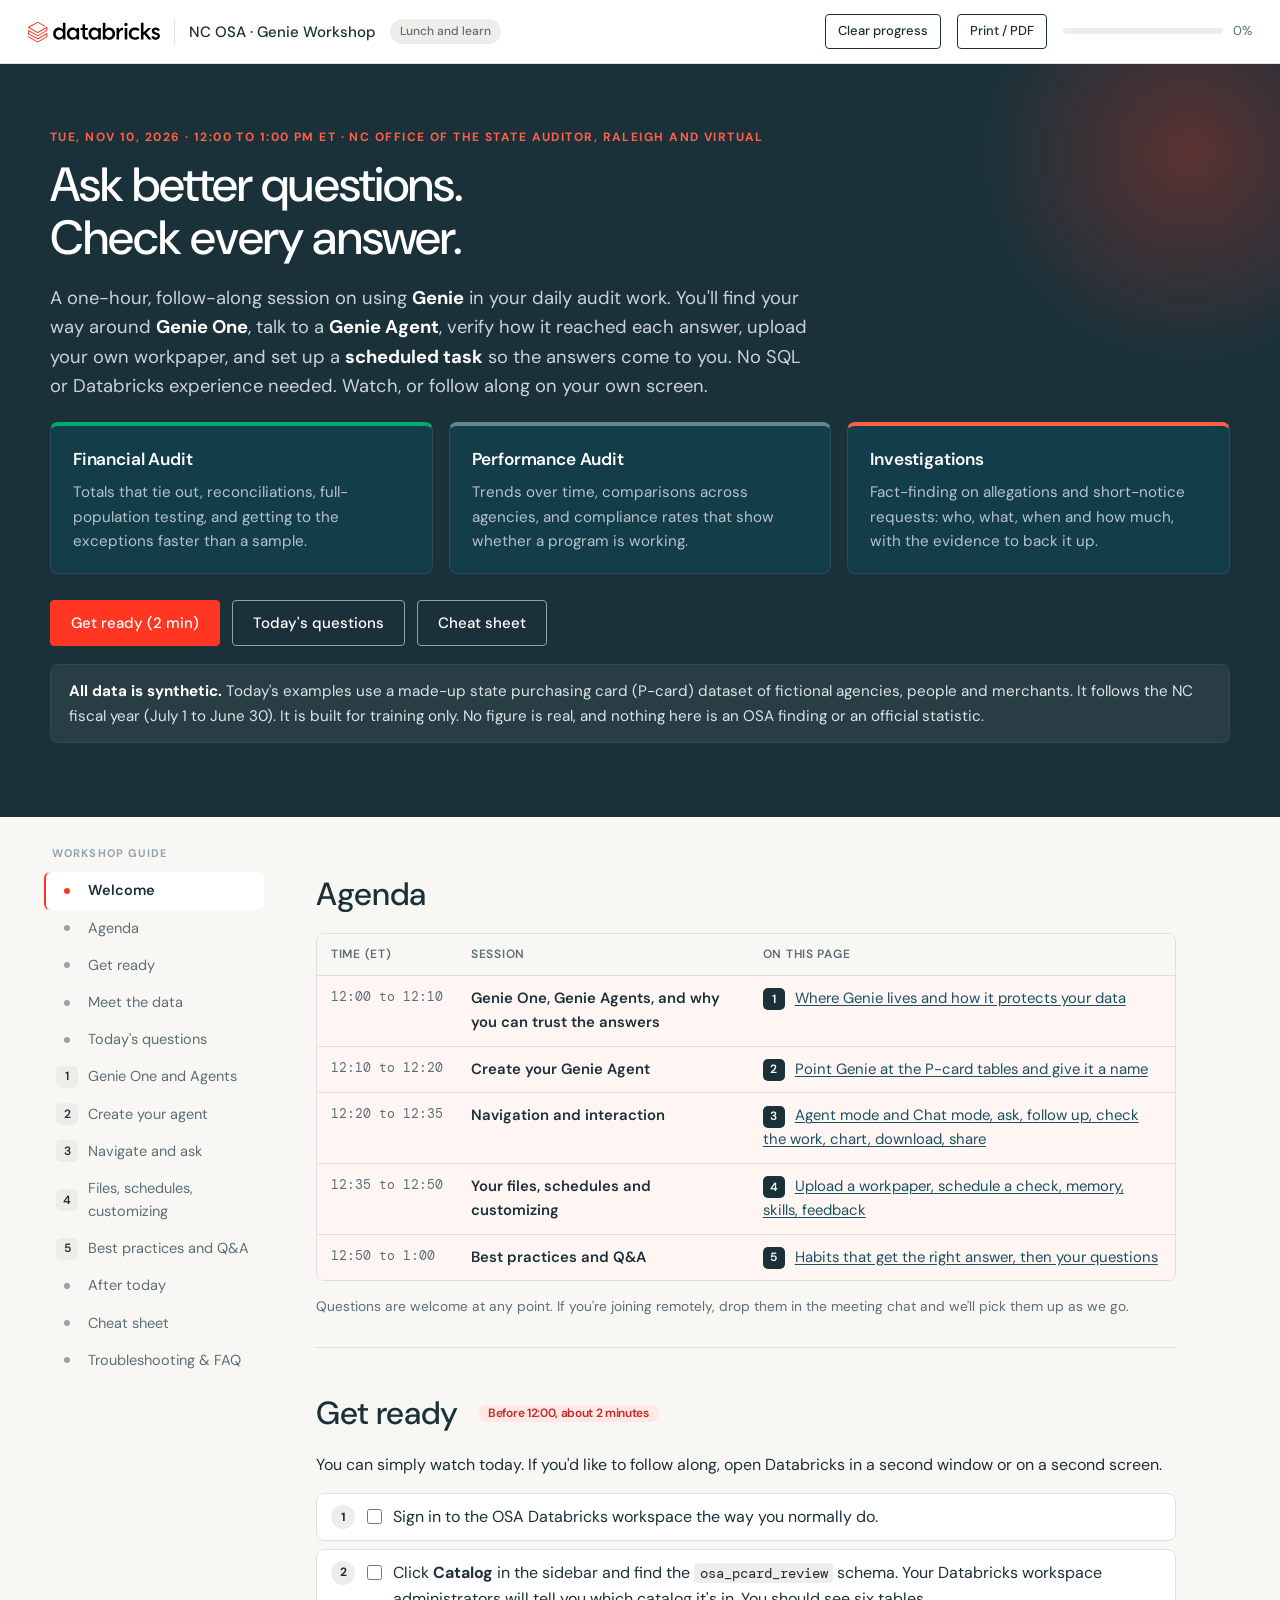
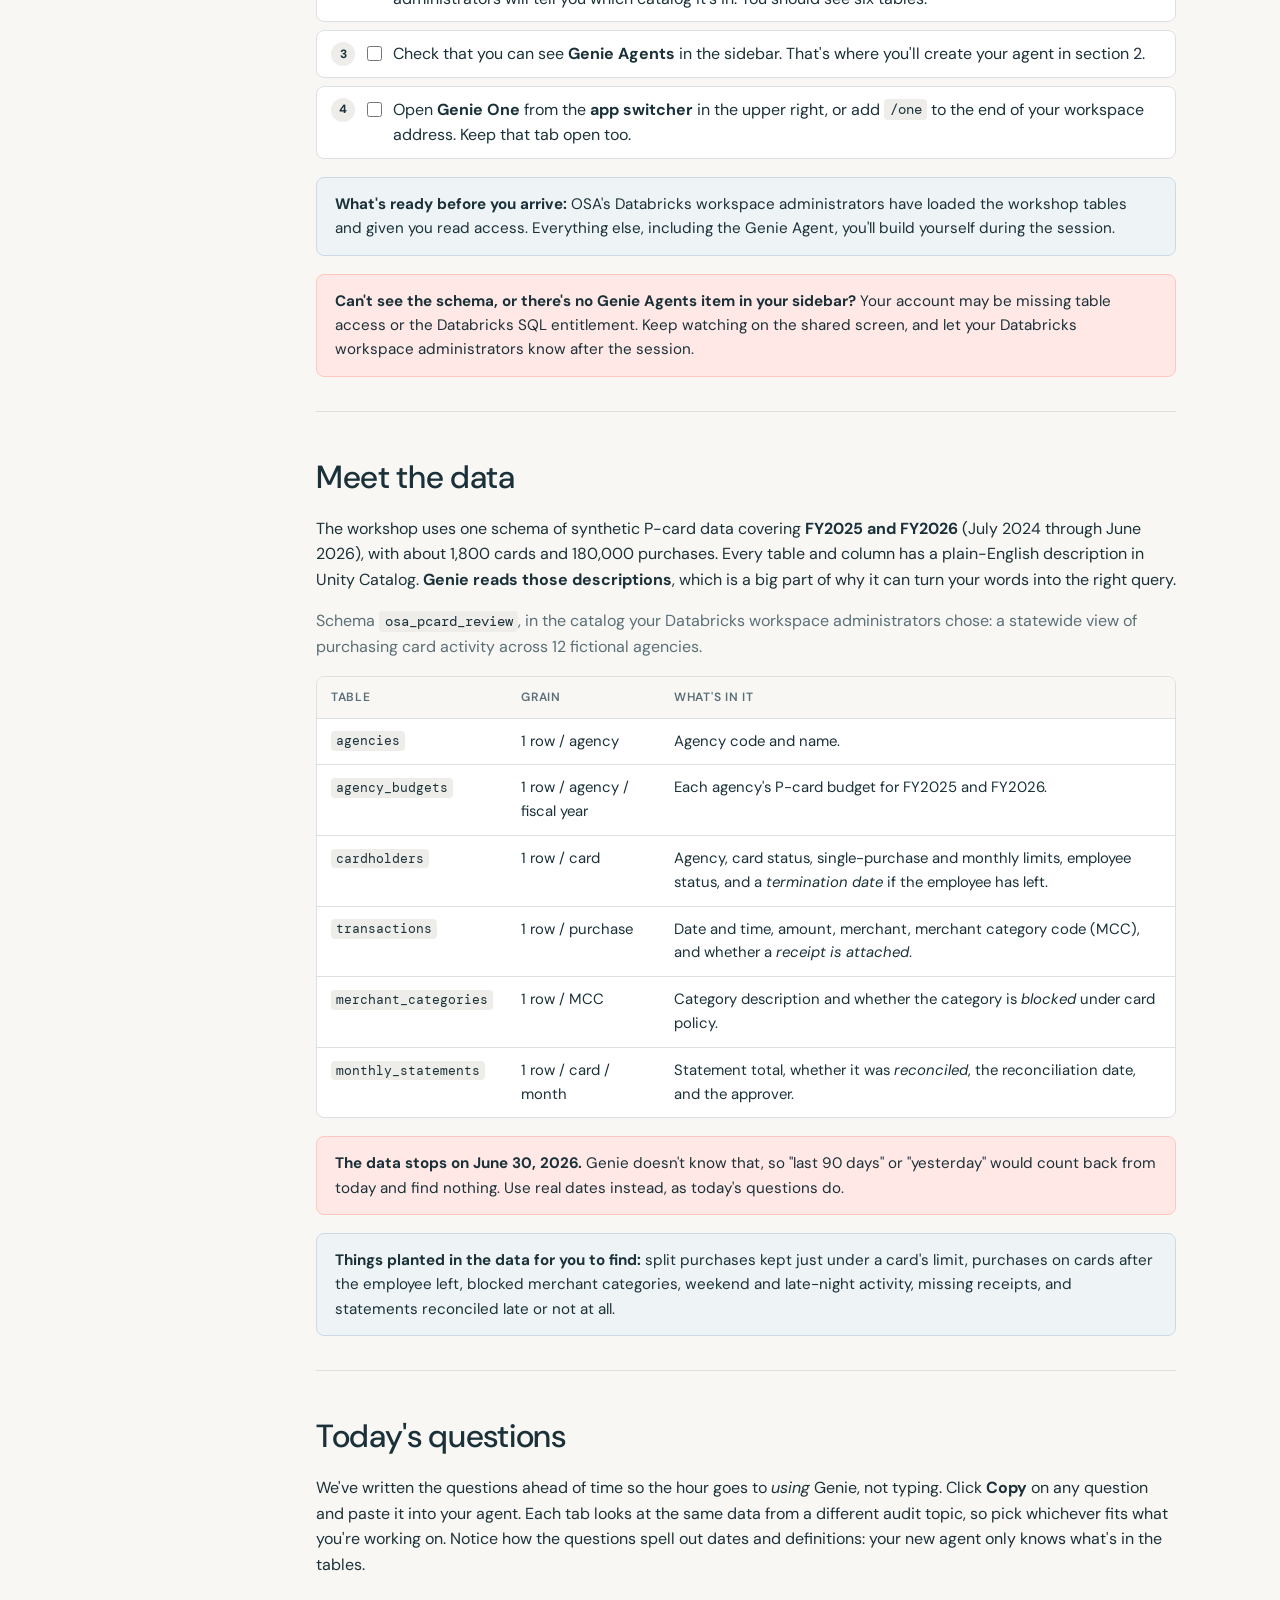
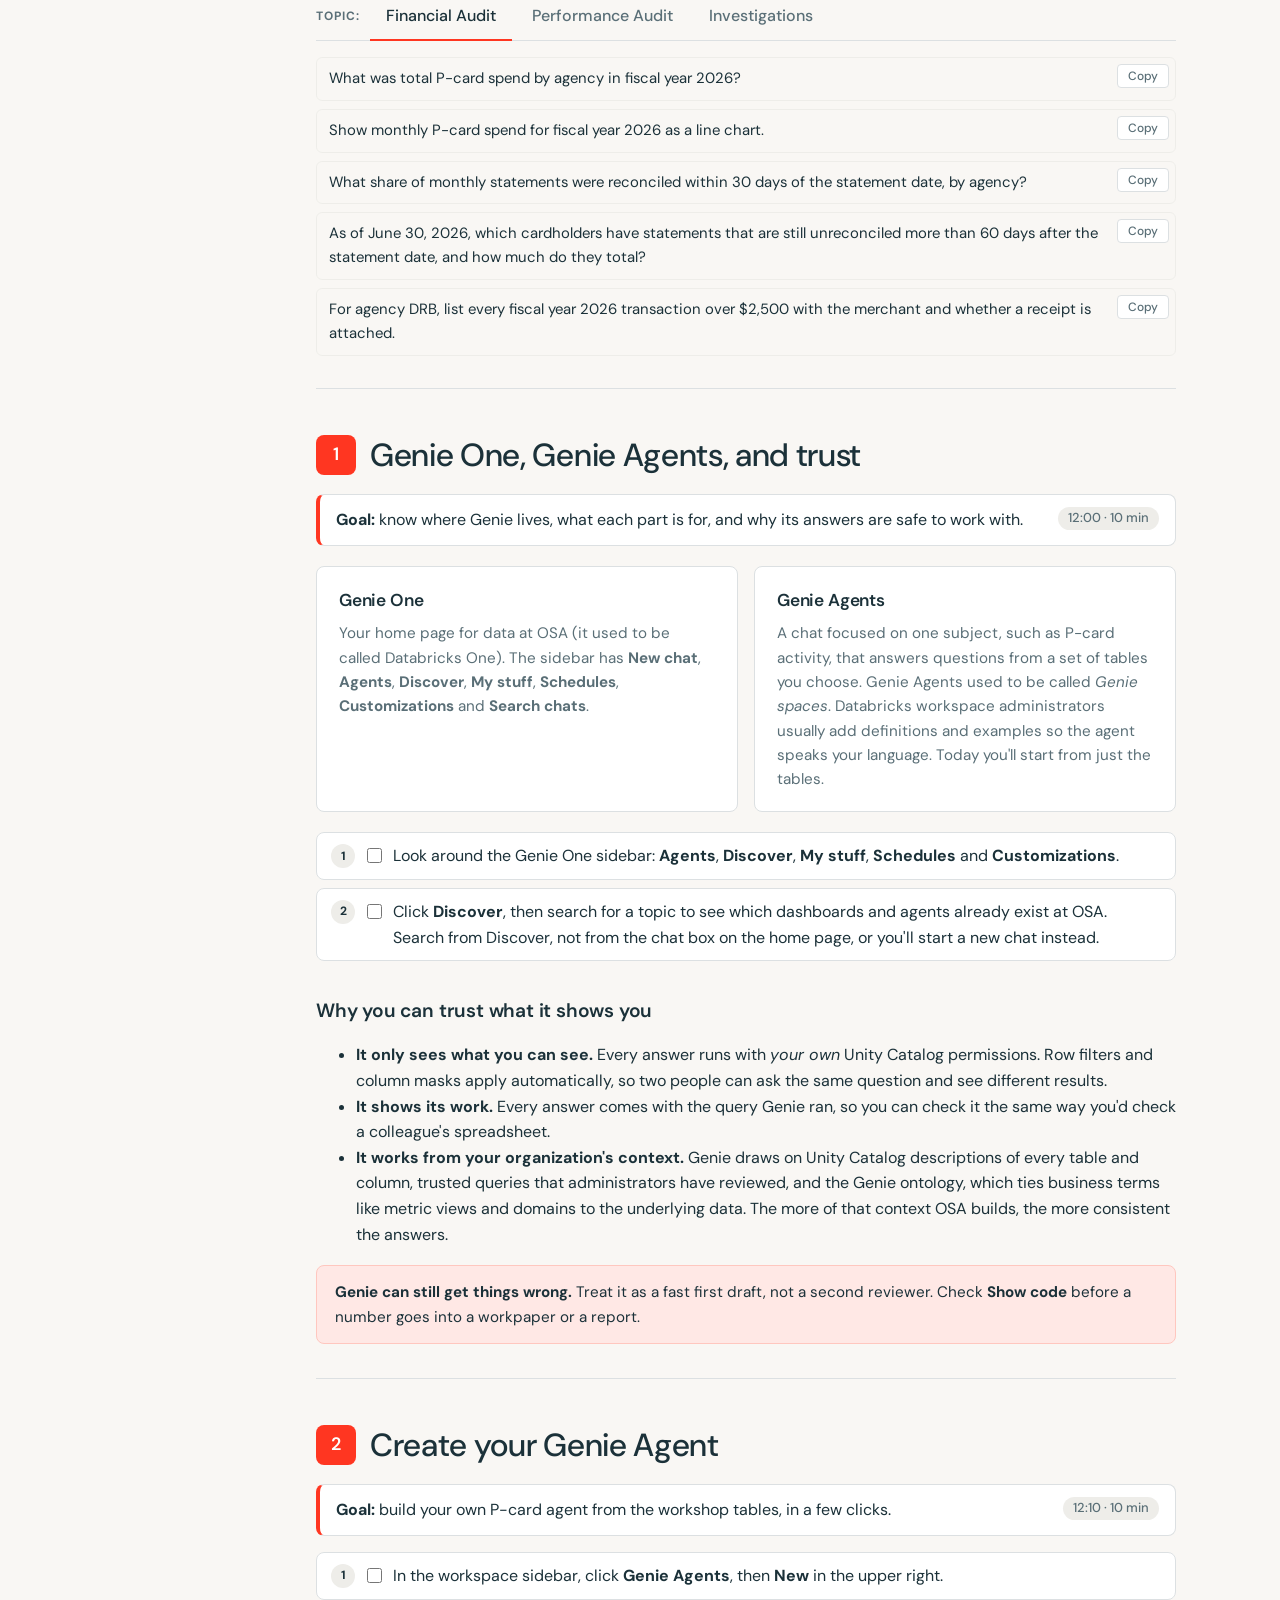
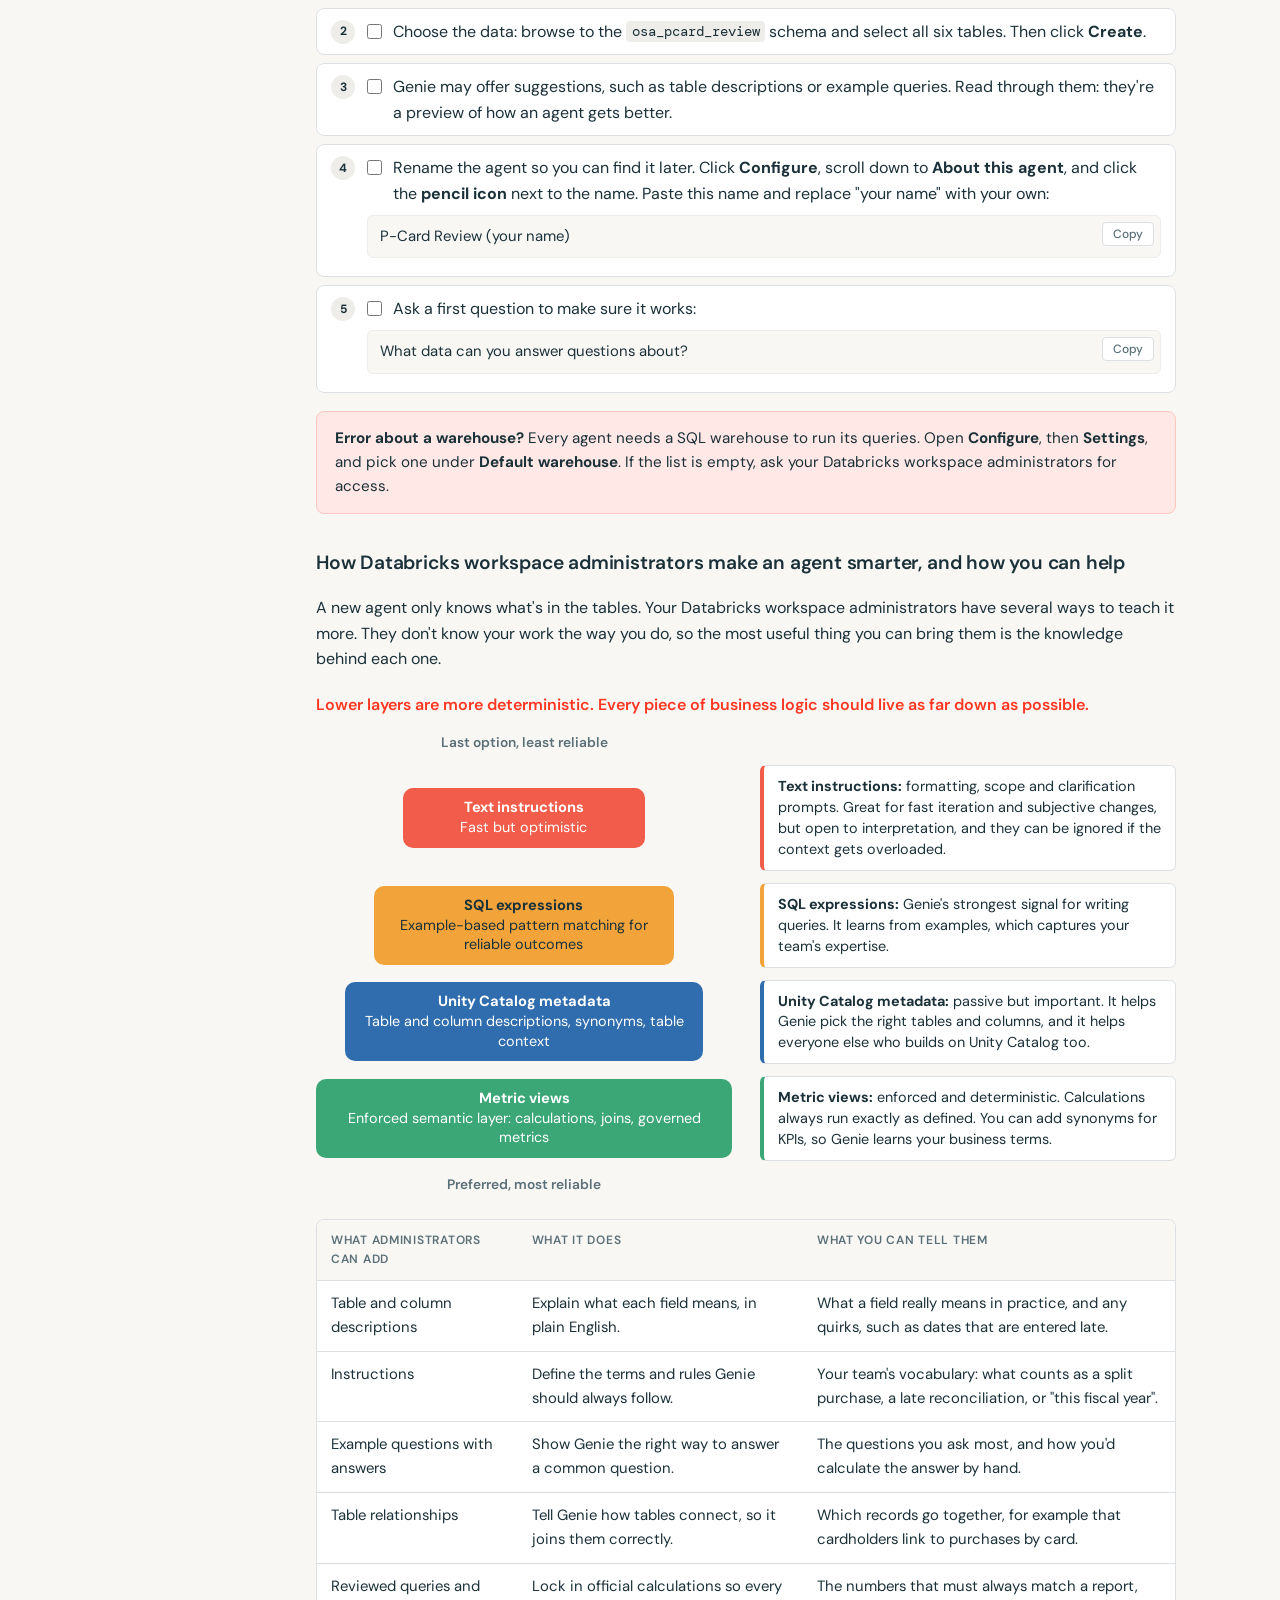
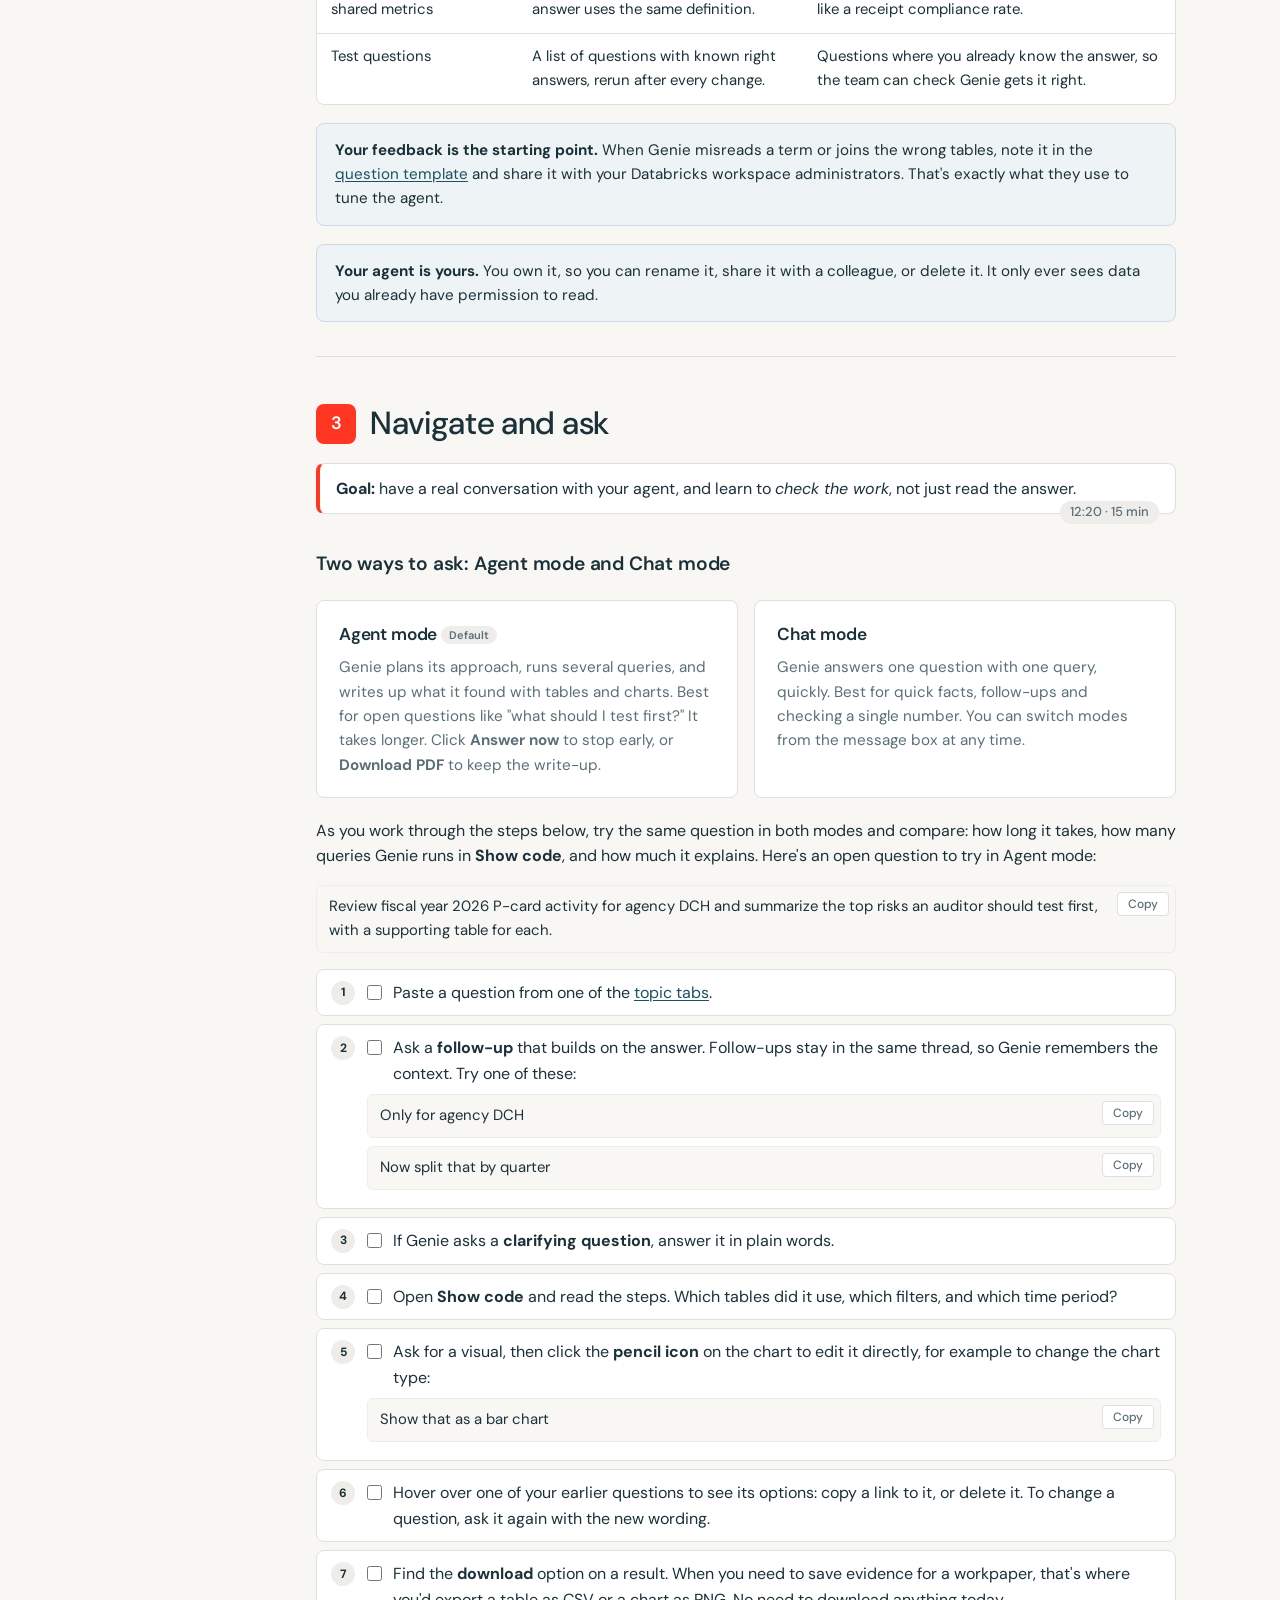
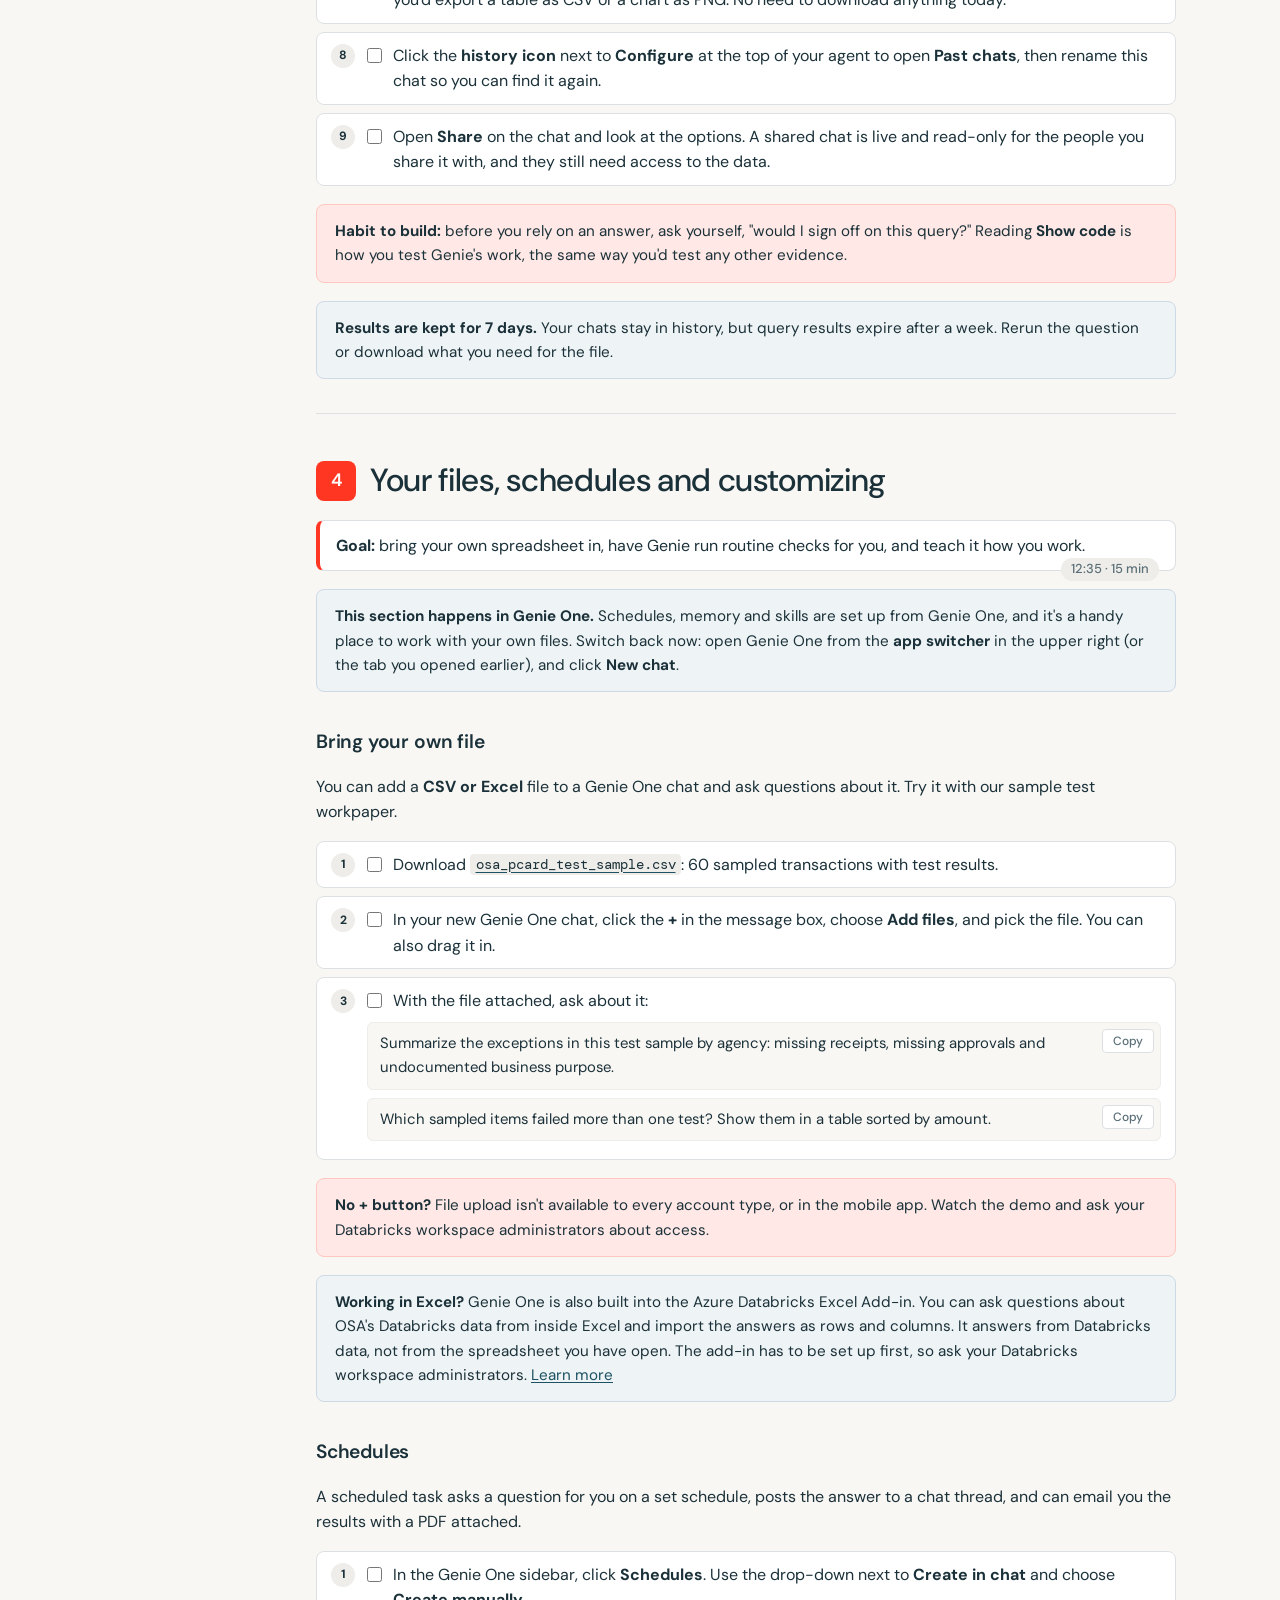
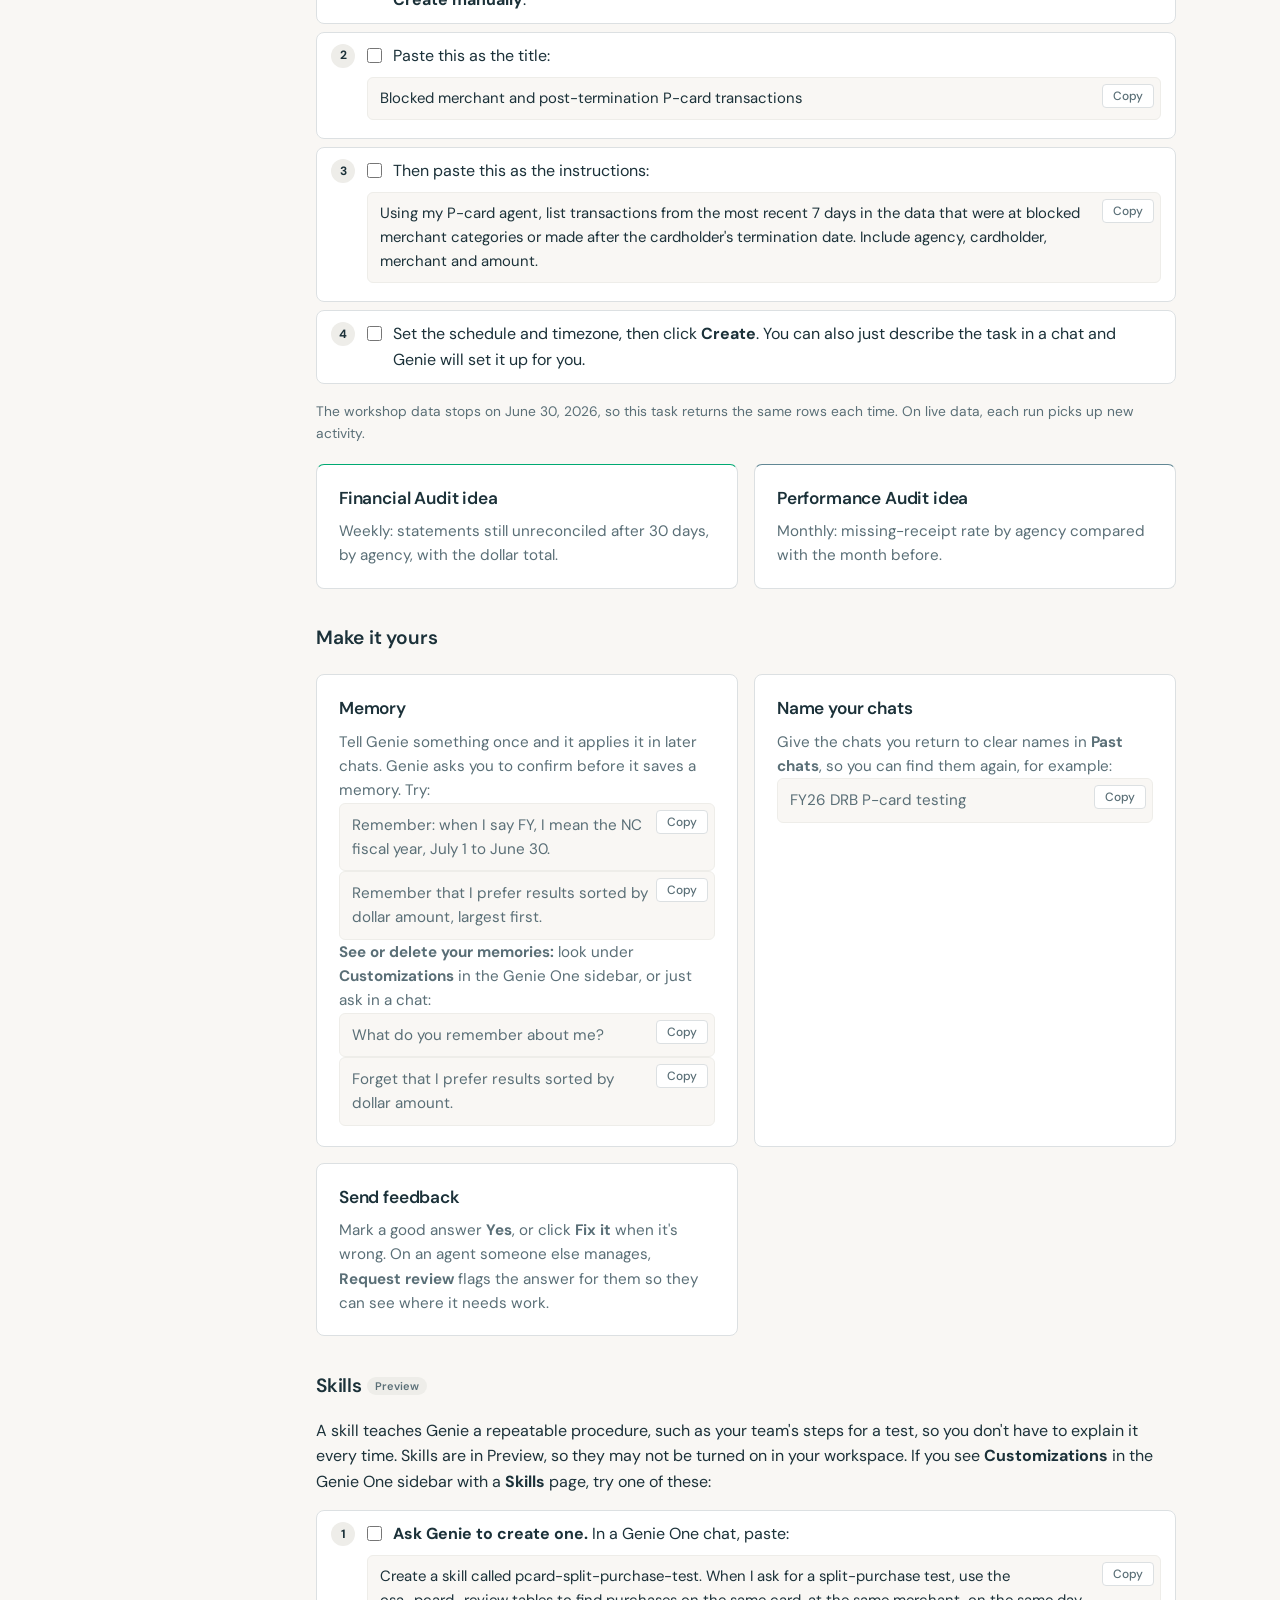
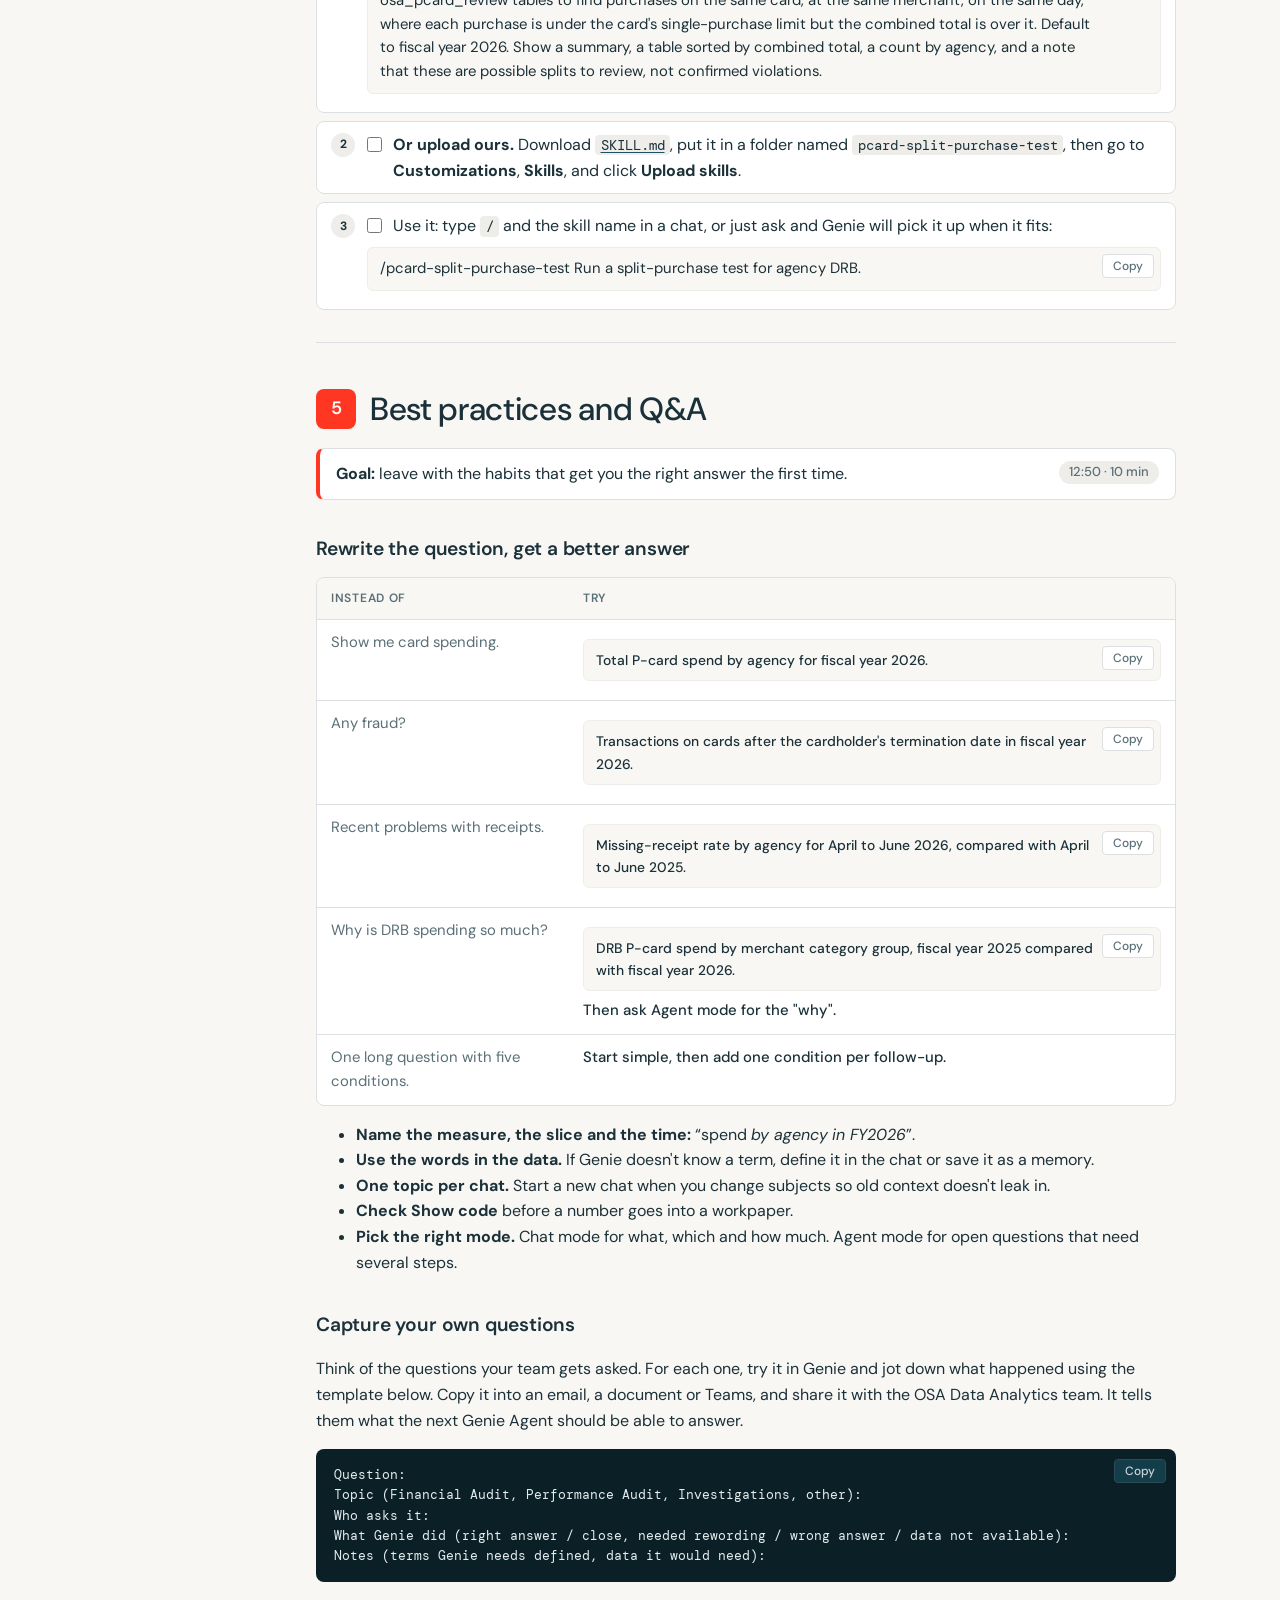
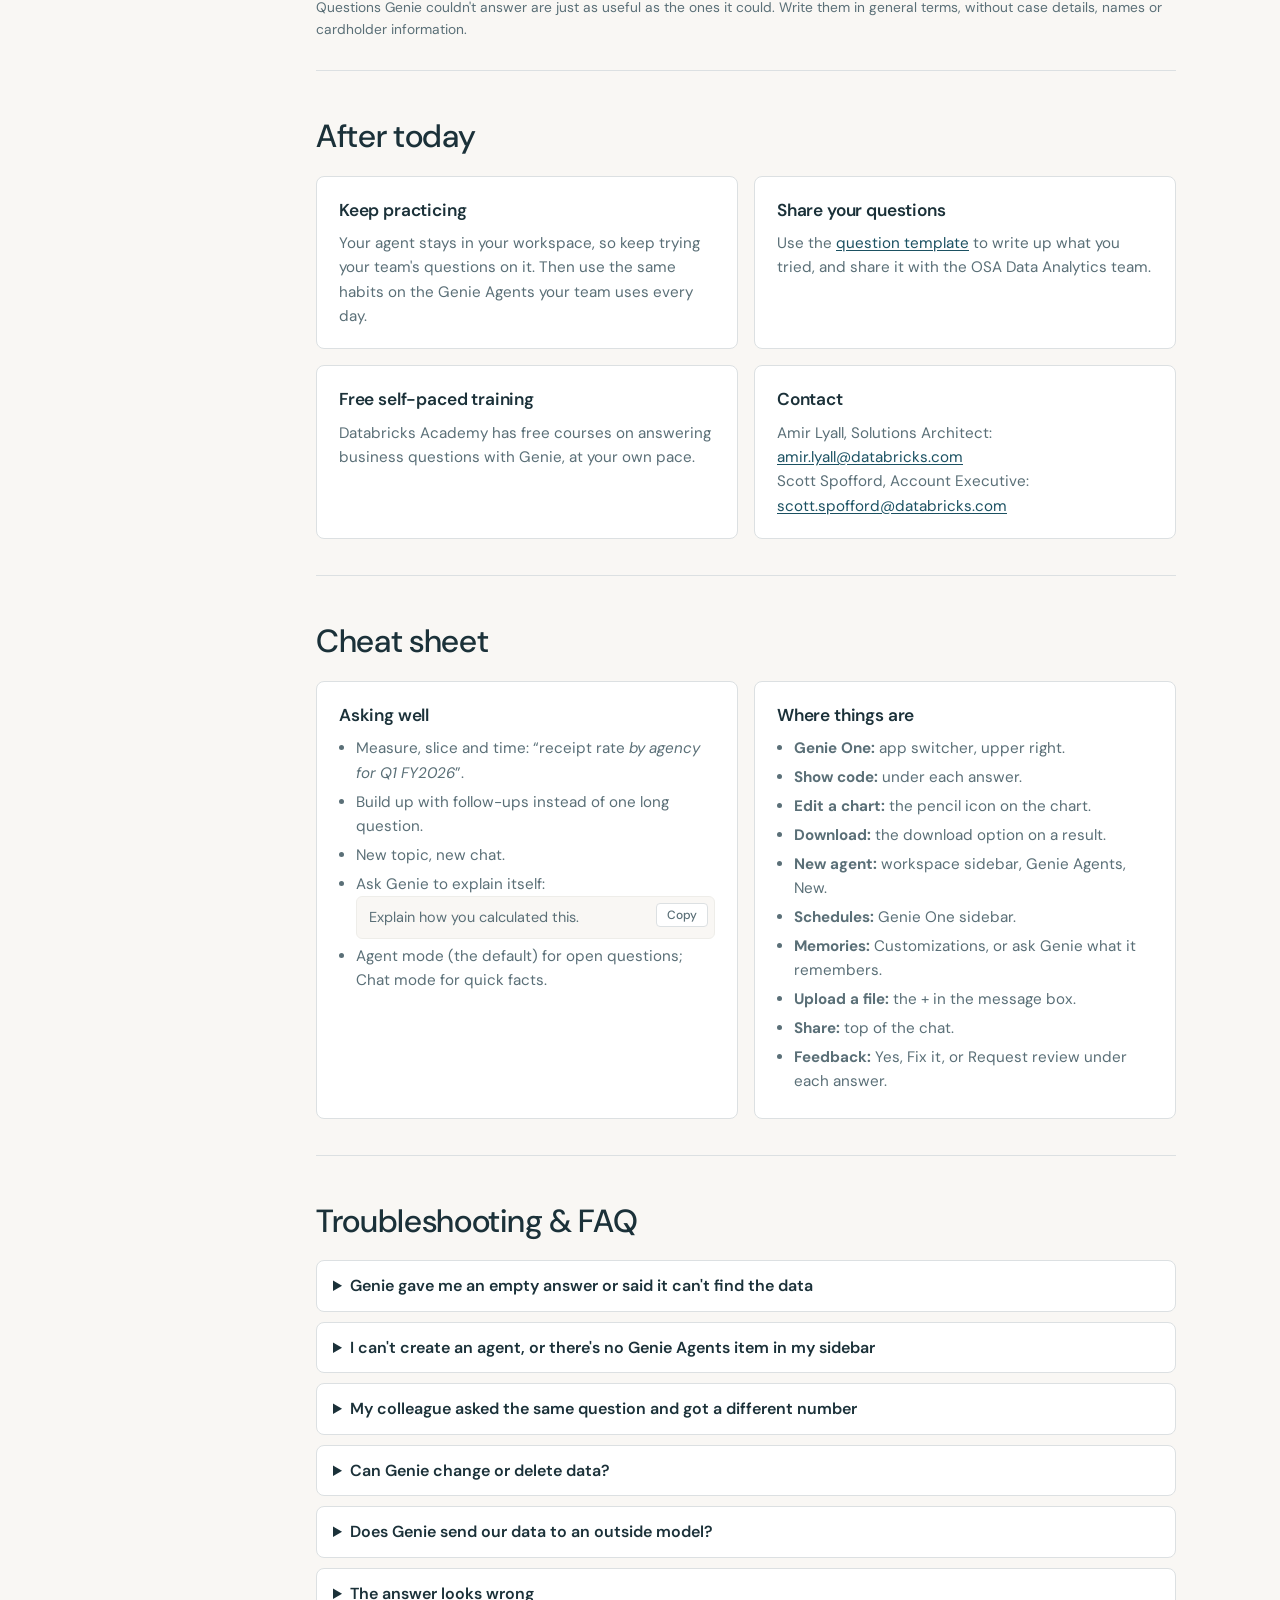
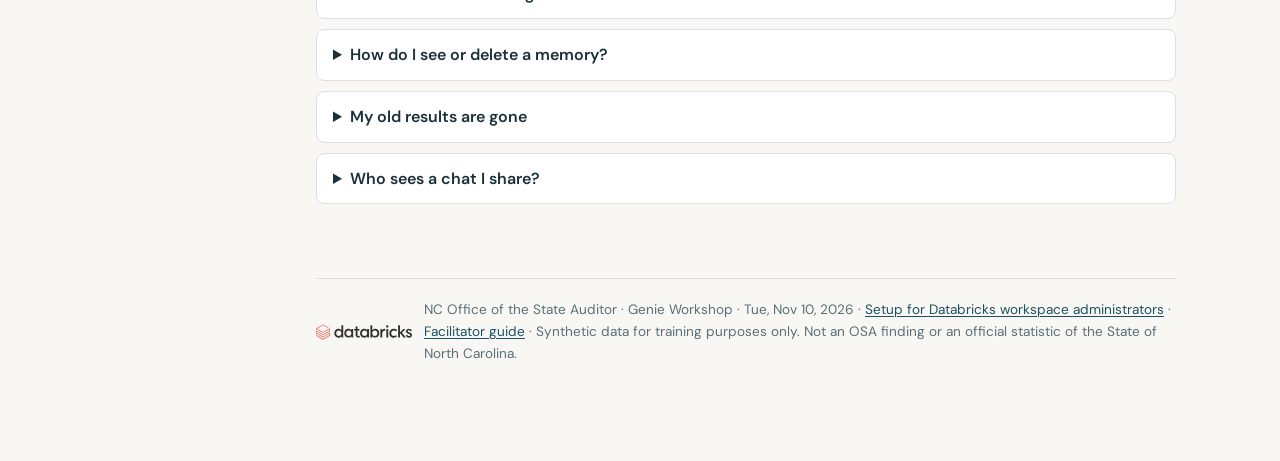
<file: index.html>
<!doctype html>
<html lang="en">
<head>
<meta charset="utf-8">
<meta name="viewport" content="width=device-width, initial-scale=1">
<title>NC Office of the State Auditor · Genie Workshop</title>
<link rel="icon" href="databricks-logo.svg">
<link rel="preconnect" href="https://fonts.googleapis.com">
<link rel="preconnect" href="https://fonts.gstatic.com" crossorigin>
<link href="https://fonts.googleapis.com/css2?family=DM+Mono:wght@400;500&family=DM+Sans:opsz,wght@9..40,400;9..40,500;9..40,600;9..40,700&display=swap" rel="stylesheet">
<link rel="stylesheet" href="styles.css?v=3">
</head>
<body>

<header class="topbar">
  <a class="brand" href="#welcome" style="text-decoration:none"><img src="databricks-logo.svg" alt="Databricks"><span class="divider"></span><span class="title">NC OSA · Genie Workshop</span><span class="pill">Lunch and learn</span></a>
  <div class="top-actions">
  <button class="btn ghost sm" id="reset-btn" type="button" title="Clear your checkmarks and start the guide over">Clear progress</button>
  <button class="btn ghost sm" id="print-btn" type="button" title="Print this guide or save it as a PDF">Print / PDF</button>
  <div class="progress-wrap" title="Your progress is saved in this browser">
    <div class="progress"><div id="progress-bar"></div></div><span id="progress-label">0%</span>
  </div>
  </div>
</header>

<!-- ============================================================ WELCOME -->
<section id="welcome" class="hero"><div class="hero-inner">
  <p class="eyebrow">Tue, Nov 10, 2026 · 12:00 to 1:00 PM ET · NC Office of the State Auditor, Raleigh and virtual</p>
  <h1>Ask better questions.<br>Check every answer.</h1>
  <p class="lead">A one-hour, follow-along session on using <strong>Genie</strong> in your daily audit work. You'll find your way around
  <strong>Genie One</strong>, talk to a <strong>Genie Agent</strong>, verify how it reached each answer, upload your own workpaper, and set up a
  <strong>scheduled task</strong> so the answers come to you. No SQL or Databricks experience needed. Watch, or follow along on your own screen.</p>
  <div class="cards three">
    <div class="card domain fin"><h3>Financial Audit</h3><p>Totals that tie out, reconciliations, full-population testing, and getting to the exceptions faster than a sample.</p></div>
    <div class="card domain perf"><h3>Performance Audit</h3><p>Trends over time, comparisons across agencies, and compliance rates that show whether a program is working.</p></div>
    <div class="card domain rr"><h3>Investigations</h3><p>Fact-finding on allegations and short-notice requests: who, what, when and how much, with the evidence to back it up.</p></div>
  </div>
  <div class="hero-ctas">
    <a class="btn" href="#start">Get ready (2 min)</a>
    <a class="btn ghost" href="#questions">Today's questions</a>
    <a class="btn ghost" href="#cheatsheet">Cheat sheet</a>
  </div>
  <div class="callout info"><strong>All data is synthetic.</strong> Today's examples use a made-up state purchasing card (P-card) dataset of fictional agencies, people and merchants. It follows the NC fiscal year
  (July 1 to June 30). It is built for training only. No figure is real, and nothing here is an OSA finding or an official statistic.</div>
</div></section>


<div class="layout">
<nav class="sidebar" id="sidebar">
  <div class="line">
    <p class="nav-label">Workshop guide</p>
    <a href="#welcome"><span class="stop"></span>Welcome</a>
    <a href="#agenda"><span class="stop"></span>Agenda</a>
    <a href="#start"><span class="stop"></span>Get ready</a>
    <a href="#data"><span class="stop"></span>Meet the data</a>
    <a href="#questions"><span class="stop"></span>Today's questions</a>
    <a href="#lab1"><span class="bullet sm b-red">1</span>Genie One and Agents</a>
    <a href="#lab2"><span class="bullet sm b-blue">2</span>Create your agent</a>
    <a href="#lab3"><span class="bullet sm b-yellow">3</span>Navigate and ask</a>
    <a href="#lab4"><span class="bullet sm b-green">4</span>Files, schedules, customizing</a>
    <a href="#lab5"><span class="bullet sm b-purple">5</span>Best practices and Q&amp;A</a>
    <a href="#next"><span class="stop"></span>After today</a>
    <a href="#cheatsheet"><span class="stop"></span>Cheat sheet</a>
    <a href="#troubleshooting"><span class="stop"></span>Troubleshooting &amp; FAQ</a>
  </div>
</nav>

<main>

<!-- ============================================================ AGENDA -->
<section id="agenda">
  <h2>Agenda</h2>
  <table class="agenda">
    <thead><tr><th>Time (ET)</th><th>Session</th><th>On this page</th></tr></thead>
    <tbody>
      <tr class="lab-row"><td class="slot">12:00 to 12:10</td><td>Genie One, Genie Agents, and why you can trust the answers</td><td><span class="bullet sm b-red">1</span> <a href="#lab1">Where Genie lives and how it protects your data</a></td></tr>
      <tr class="lab-row"><td class="slot">12:10 to 12:20</td><td>Create your Genie Agent</td><td><span class="bullet sm b-blue">2</span> <a href="#lab2">Point Genie at the P-card tables and give it a name</a></td></tr>
      <tr class="lab-row"><td class="slot">12:20 to 12:35</td><td>Navigation and interaction</td><td><span class="bullet sm b-yellow">3</span> <a href="#lab3">Agent mode and Chat mode, ask, follow up, check the work, chart, download, share</a></td></tr>
      <tr class="lab-row"><td class="slot">12:35 to 12:50</td><td>Your files, schedules and customizing</td><td><span class="bullet sm b-green">4</span> <a href="#lab4">Upload a workpaper, schedule a check, memory, skills, feedback</a></td></tr>
      <tr class="lab-row"><td class="slot">12:50 to 1:00</td><td>Best practices and Q&amp;A</td><td><span class="bullet sm b-purple">5</span> <a href="#lab5">Habits that get the right answer, then your questions</a></td></tr>
    </tbody>
  </table>
  <p class="muted small">Questions are welcome at any point. If you're joining remotely, drop them in the meeting chat and we'll pick them up as we go.</p>
</section>

<!-- ============================================================ GET READY -->
<section id="start">
  <h2>Get ready <span class="when">Before 12:00, about 2 minutes</span></h2>
  <p>You can simply watch today. If you'd like to follow along, open Databricks in a second window or on a second screen.</p>
  <ol class="steps" data-group="start">
    <li><label><input type="checkbox" data-id="s1"> Sign in to the OSA Databricks workspace the way you normally do.</label></li>
    <li><label><input type="checkbox" data-id="s2"> Click <strong>Catalog</strong> in the sidebar and find the <code>osa_pcard_review</code> schema. Your Databricks workspace administrators will tell you which catalog it's in. You should see six tables.</label></li>
    <li><label><input type="checkbox" data-id="s3"> Check that you can see <strong>Genie Agents</strong> in the sidebar. That's where you'll create your agent in section 2.</label></li>
    <li><label><input type="checkbox" data-id="s4"> Open <strong>Genie One</strong> from the <strong>app switcher</strong> in the upper right, or add <code>/one</code> to the end of your workspace address. Keep that tab open too.</label></li>
  </ol>
  <div class="callout info"><strong>What's ready before you arrive:</strong> OSA's Databricks workspace administrators have loaded the workshop tables and given you read access. Everything else, including the Genie Agent, you'll build yourself during the session.</div>
  <div class="callout tip"><strong>Can't see the schema, or there's no Genie Agents item in your sidebar?</strong> Your account may be missing table access or the Databricks SQL entitlement.
  Keep watching on the shared screen, and let your Databricks workspace administrators know after the session.</div>
</section>

<!-- ============================================================ DATA -->
<section id="data">
  <h2>Meet the data</h2>
  <p>The workshop uses one schema of synthetic P-card data covering <strong>FY2025 and FY2026</strong> (July 2024 through June 2026), with about 1,800 cards and 180,000 purchases. Every table and column has a
  plain-English description in Unity Catalog. <strong>Genie reads those descriptions</strong>, which is a big part of why it can turn your words into the right query.</p>
  <p class="schema">Schema <code>osa_pcard_review</code>, in the catalog your Databricks workspace administrators chose: a statewide view of purchasing card activity across 12 fictional agencies.</p>
  <table class="tables">
    <thead><tr><th>Table</th><th>Grain</th><th>What's in it</th></tr></thead>
    <tbody>
      <tr><td><code>agencies</code></td><td>1 row / agency</td><td>Agency code and name.</td></tr>
      <tr><td><code>agency_budgets</code></td><td>1 row / agency / fiscal year</td><td>Each agency's P-card budget for FY2025 and FY2026.</td></tr>
      <tr><td><code>cardholders</code></td><td>1 row / card</td><td>Agency, card status, single-purchase and monthly limits, employee status, and a <em>termination date</em> if the employee has left.</td></tr>
      <tr><td><code>transactions</code></td><td>1 row / purchase</td><td>Date and time, amount, merchant, merchant category code (MCC), and whether a <em>receipt is attached</em>.</td></tr>
      <tr><td><code>merchant_categories</code></td><td>1 row / MCC</td><td>Category description and whether the category is <em>blocked</em> under card policy.</td></tr>
      <tr><td><code>monthly_statements</code></td><td>1 row / card / month</td><td>Statement total, whether it was <em>reconciled</em>, the reconciliation date, and the approver.</td></tr>
    </tbody>
  </table>
  <div class="callout tip"><strong>The data stops on June 30, 2026.</strong> Genie doesn't know that, so "last 90 days" or "yesterday" would count back from today and find nothing. Use real dates instead, as today's questions do.</div>
  <div class="callout info"><strong>Things planted in the data for you to find:</strong> split purchases kept just under a card's limit, purchases on cards after the employee left,
  blocked merchant categories, weekend and late-night activity, missing receipts, and statements reconciled late or not at all.</div>
</section>

<!-- ============================================================ QUESTIONS -->
<section id="questions">
  <h2>Today's questions</h2>
  <p>We've written the questions ahead of time so the hour goes to <em>using</em> Genie, not typing. Click <strong>Copy</strong> on any question and paste it into your agent.
  Each tab looks at the same data from a different audit topic, so pick whichever fits what you're working on. Notice how the questions spell out dates and definitions: your new agent only knows what's in the tables.</p>
  <div class="tabs" data-tabs="questions" data-label="Topic:">
    <div class="tab-buttons">
      <button class="active" data-tab="q-fin">Financial Audit</button>
      <button data-tab="q-perf">Performance Audit</button>
      <button data-tab="q-rr">Investigations</button>
    </div>
    <div class="tab-panel active" id="q-fin">
      <p class="q">What was total P-card spend by agency in fiscal year 2026?</p>
      <p class="q">Show monthly P-card spend for fiscal year 2026 as a line chart.</p>
      <p class="q">What share of monthly statements were reconciled within 30 days of the statement date, by agency?</p>
      <p class="q">As of June 30, 2026, which cardholders have statements that are still unreconciled more than 60 days after the statement date, and how much do they total?</p>
      <p class="q">For agency DRB, list every fiscal year 2026 transaction over $2,500 with the merchant and whether a receipt is attached.</p>
    </div>
    <div class="tab-panel" id="q-perf">
      <p class="q">Which agencies have the highest share of fiscal year 2026 transactions with no receipt attached?</p>
      <p class="q">How did average transaction size change from fiscal year 2025 to fiscal year 2026, by agency?</p>
      <p class="q">What percentage of active cards had no purchases between April 1 and June 30, 2026?</p>
      <p class="q">Compare each agency's fiscal year 2026 P-card spend with its fiscal year 2026 P-card budget.</p>
      <p class="q">Which merchant category groups grew the most in spend from fiscal year 2025 to fiscal year 2026?</p>
    </div>
    <div class="tab-panel" id="q-rr">
      <p class="q">Find possible split purchases: same cardholder, same merchant, same day, where each purchase is under the card's single-purchase limit but the combined total is over it.</p>
      <p class="q">Which transactions were made on a card after the cardholder's termination date?</p>
      <p class="q">List fiscal year 2026 transactions at blocked merchant categories, with agency and cardholder.</p>
      <p class="q">How many transactions happened on a Saturday or Sunday, or between 10 PM and 5 AM, by agency?</p>
      <p class="q">Rank cardholders by their total red flags, counting split purchases, purchases after termination, blocked-category purchases, weekend or late-night purchases, and missing receipts. Show the top 10.</p>
      <p class="q">Build a profile of cardholder C00081: their agency, card status and limits, termination date and approver, then list every purchase after the termination date with the merchant, amount and whether a receipt is attached.</p>
      <p class="q">Which approvers oversee cardholders who kept making purchases after their termination date? For each approver, show how many cards, how many purchases and the total dollars.</p>
    </div>
  </div>
</section>

<!-- ============================================================ LAB 1 -->
<section id="lab1" class="lab">
  <h2><span class="bullet b-red">1</span> Genie One, Genie Agents, and trust</h2>
  <p class="goal"><strong>Goal:</strong> know where Genie lives, what each part is for, and why its answers are safe to work with. <span class="time">12:00 · 10 min</span></p>
  <div class="cards two">
    <div class="card"><h3>Genie One</h3><p>Your home page for data at OSA (it used to be called Databricks One). The sidebar has <strong>New chat</strong>, <strong>Agents</strong>, <strong>Discover</strong>,
    <strong>My stuff</strong>, <strong>Schedules</strong>, <strong>Customizations</strong> and <strong>Search chats</strong>.</p></div>
    <div class="card"><h3>Genie Agents</h3><p>A chat focused on one subject, such as P-card activity, that answers questions from a set of tables you choose. Genie Agents used to be called <em>Genie spaces</em>.
    Databricks workspace administrators usually add definitions and examples so the agent speaks your language. Today you'll start from just the tables.</p></div>
  </div>
  <ol class="steps" data-group="lab1">
    <li><label><input type="checkbox" data-id="l1a"> Look around the Genie One sidebar: <strong>Agents</strong>, <strong>Discover</strong>, <strong>My stuff</strong>, <strong>Schedules</strong> and <strong>Customizations</strong>.</label></li>
    <li><label><input type="checkbox" data-id="l1b"> Click <strong>Discover</strong>, then search for a topic to see which dashboards and agents already exist at OSA. Search from Discover, not from the chat box on the home page, or you'll start a new chat instead.</label></li>
  </ol>
  <h3>Why you can trust what it shows you</h3>
  <ul>
    <li><strong>It only sees what you can see.</strong> Every answer runs with <em>your own</em> Unity Catalog permissions. Row filters and column masks apply automatically, so two people can ask the same question and see different results.</li>
    <li><strong>It shows its work.</strong> Every answer comes with the query Genie ran, so you can check it the same way you'd check a colleague's spreadsheet.</li>
    <li><strong>It works from your organization's context.</strong> Genie draws on Unity Catalog descriptions of every table and column, trusted queries that administrators have reviewed, and the Genie ontology, which ties business terms like metric views and domains to the underlying data. The more of that context OSA builds, the more consistent the answers.</li>
  </ul>
  <div class="callout tip"><strong>Genie can still get things wrong.</strong> Treat it as a fast first draft, not a second reviewer. Check <strong>Show code</strong> before a number goes into a workpaper or a report.</div>
</section>

<!-- ============================================================ LAB 2 -->
<section id="lab2" class="lab">
  <h2><span class="bullet b-blue">2</span> Create your Genie Agent</h2>
  <p class="goal"><strong>Goal:</strong> build your own P-card agent from the workshop tables, in a few clicks. <span class="time">12:10 · 10 min</span></p>
  <ol class="steps" data-group="lab2">
    <li><label><input type="checkbox" data-id="l2a"> In the workspace sidebar, click <strong>Genie Agents</strong>, then <strong>New</strong> in the upper right.</label></li>
    <li><label><input type="checkbox" data-id="l2b"> Choose the data: browse to the <code>osa_pcard_review</code> schema and select all six tables. Then click <strong>Create</strong>.</label></li>
    <li><label><input type="checkbox" data-id="l2c"> Genie may offer suggestions, such as table descriptions or example queries. Read through them: they're a preview of how an agent gets better.</label></li>
    <li><label><input type="checkbox" data-id="l2d"> Rename the agent so you can find it later. Click <strong>Configure</strong>, scroll down to <strong>About this agent</strong>, and click the <strong>pencil icon</strong> next to the name. Paste this name and replace "your name" with your own:</label>
      <p class="q">P-Card Review (your name)</p></li>
    <li><label><input type="checkbox" data-id="l2e"> Ask a first question to make sure it works:</label>
      <p class="q">What data can you answer questions about?</p></li>
  </ol>
  <div class="callout tip"><strong>Error about a warehouse?</strong> Every agent needs a SQL warehouse to run its queries. Open <strong>Configure</strong>, then <strong>Settings</strong>, and pick one under <strong>Default warehouse</strong>. If the list is empty, ask your Databricks workspace administrators for access.</div>
  <h3>How Databricks workspace administrators make an agent smarter, and how you can help</h3>
  <p>A new agent only knows what's in the tables. Your Databricks workspace administrators have several ways to teach it more. They don't know your work the way you do,
  so the most useful thing you can bring them is the knowledge behind each one.</p>
  <div class="layers" role="figure" aria-label="Layers of business logic in a Genie Agent, from least to most reliable">
    <p class="headline">Lower layers are more deterministic. Every piece of business logic should live as far down as possible.</p>
    <div class="grid">
      <p class="end">Last option, least reliable</p><div></div>
      <div class="tier"><div class="bar l1"><strong>Text instructions</strong>Fast but optimistic</div></div>
      <div class="note l1"><p><strong>Text instructions:</strong> formatting, scope and clarification prompts. Great for fast iteration and subjective changes, but open to interpretation, and they can be ignored if the context gets overloaded.</p></div>
      <div class="tier"><div class="bar l2"><strong>SQL expressions</strong>Example-based pattern matching for reliable outcomes</div></div>
      <div class="note l2"><p><strong>SQL expressions:</strong> Genie's strongest signal for writing queries. It learns from examples, which captures your team's expertise.</p></div>
      <div class="tier"><div class="bar l3"><strong>Unity Catalog metadata</strong>Table and column descriptions, synonyms, table context</div></div>
      <div class="note l3"><p><strong>Unity Catalog metadata:</strong> passive but important. It helps Genie pick the right tables and columns, and it helps everyone else who builds on Unity Catalog too.</p></div>
      <div class="tier"><div class="bar l4"><strong>Metric views</strong>Enforced semantic layer: calculations, joins, governed metrics</div></div>
      <div class="note l4"><p><strong>Metric views:</strong> enforced and deterministic. Calculations always run exactly as defined. You can add synonyms for KPIs, so Genie learns your business terms.</p></div>
      <p class="end">Preferred, most reliable</p><div></div>
    </div>
  </div>
  <table class="toolbox">
    <thead><tr><th>What administrators can add</th><th>What it does</th><th>What you can tell them</th></tr></thead>
    <tbody>
      <tr><td>Table and column descriptions</td><td>Explain what each field means, in plain English.</td><td>What a field really means in practice, and any quirks, such as dates that are entered late.</td></tr>
      <tr><td>Instructions</td><td>Define the terms and rules Genie should always follow.</td><td>Your team's vocabulary: what counts as a split purchase, a late reconciliation, or "this fiscal year".</td></tr>
      <tr><td>Example questions with answers</td><td>Show Genie the right way to answer a common question.</td><td>The questions you ask most, and how you'd calculate the answer by hand.</td></tr>
      <tr><td>Table relationships</td><td>Tell Genie how tables connect, so it joins them correctly.</td><td>Which records go together, for example that cardholders link to purchases by card.</td></tr>
      <tr><td>Reviewed queries and shared metrics</td><td>Lock in official calculations so every answer uses the same definition.</td><td>The numbers that must always match a report, like a receipt compliance rate.</td></tr>
      <tr><td>Test questions</td><td>A list of questions with known right answers, rerun after every change.</td><td>Questions where you already know the answer, so the team can check Genie gets it right.</td></tr>
    </tbody>
  </table>
  <div class="callout info"><strong>Your feedback is the starting point.</strong> When Genie misreads a term or joins the wrong tables, note it in the <a href="#question-template">question template</a> and share it with your Databricks workspace administrators. That's exactly what they use to tune the agent.</div>
  <div class="callout info"><strong>Your agent is yours.</strong> You own it, so you can rename it, share it with a colleague, or delete it. It only ever sees data you already have permission to read.</div>
</section>

<!-- ============================================================ LAB 3 -->
<section id="lab3" class="lab">
  <h2><span class="bullet b-yellow">3</span> Navigate and ask</h2>
  <p class="goal"><strong>Goal:</strong> have a real conversation with your agent, and learn to <em>check the work</em>, not just read the answer. <span class="time">12:20 · 15 min</span></p>
  <h3>Two ways to ask: Agent mode and Chat mode</h3>
  <div class="cards two">
    <div class="card"><h3>Agent mode <span class="pill">Default</span></h3><p>Genie plans its approach, runs several queries, and writes up what it found with tables and charts.
    Best for open questions like "what should I test first?" It takes longer. Click <strong>Answer now</strong> to stop early, or <strong>Download PDF</strong> to keep the write-up.</p></div>
    <div class="card"><h3>Chat mode</h3><p>Genie answers one question with one query, quickly. Best for quick facts, follow-ups and checking a single number.
    You can switch modes from the message box at any time.</p></div>
  </div>
  <p>As you work through the steps below, try the same question in both modes and compare: how long it takes, how many queries Genie runs in <strong>Show code</strong>, and how much it explains. Here's an open question to try in Agent mode:</p>
  <p class="q">Review fiscal year 2026 P-card activity for agency DCH and summarize the top risks an auditor should test first, with a supporting table for each.</p>
  <ol class="steps" data-group="lab3">
    <li><label><input type="checkbox" data-id="l3a"> Paste a question from one of the <a href="#questions">topic tabs</a>.</label></li>
    <li><label><input type="checkbox" data-id="l3b"> Ask a <strong>follow-up</strong> that builds on the answer. Follow-ups stay in the same thread, so Genie remembers the context. Try one of these:</label>
      <p class="q">Only for agency DCH</p>
      <p class="q">Now split that by quarter</p></li>
    <li><label><input type="checkbox" data-id="l3c"> If Genie asks a <strong>clarifying question</strong>, answer it in plain words.</label></li>
    <li><label><input type="checkbox" data-id="l3d"> Open <strong>Show code</strong> and read the steps. Which tables did it use, which filters, and which time period?</label></li>
    <li><label><input type="checkbox" data-id="l3e"> Ask for a visual, then click the <strong>pencil icon</strong> on the chart to edit it directly, for example to change the chart type:</label>
      <p class="q">Show that as a bar chart</p></li>
    <li><label><input type="checkbox" data-id="l3f"> Hover over one of your earlier questions to see its options: copy a link to it, or delete it. To change a question, ask it again with the new wording.</label></li>
    <li><label><input type="checkbox" data-id="l3g"> Find the <strong>download</strong> option on a result. When you need to save evidence for a workpaper, that's where you'd export a table as CSV or a chart as PNG. No need to download anything today.</label></li>
    <li><label><input type="checkbox" data-id="l3h"> Click the <strong>history icon</strong> next to <strong>Configure</strong> at the top of your agent to open <strong>Past chats</strong>, then rename this chat so you can find it again.</label></li>
    <li><label><input type="checkbox" data-id="l3i"> Open <strong>Share</strong> on the chat and look at the options. A shared chat is live and read-only for the people you share it with, and they still need access to the data.</label></li>
  </ol>
  <div class="callout tip"><strong>Habit to build:</strong> before you rely on an answer, ask yourself, "would I sign off on this query?"
  Reading <strong>Show code</strong> is how you test Genie's work, the same way you'd test any other evidence.</div>
  <div class="callout info"><strong>Results are kept for 7 days.</strong> Your chats stay in history, but query results expire after a week. Rerun the question or download what you need for the file.</div>
</section>

<!-- ============================================================ LAB 4 -->
<section id="lab4" class="lab">
  <h2><span class="bullet b-green">4</span> Your files, schedules and customizing</h2>
  <p class="goal"><strong>Goal:</strong> bring your own spreadsheet in, have Genie run routine checks for you, and teach it how you work. <span class="time">12:35 · 15 min</span></p>
  <div class="callout info"><strong>This section happens in Genie One.</strong> Schedules, memory and skills are set up from Genie One, and it's a handy place to work with your own files.
  Switch back now: open Genie One from the <strong>app switcher</strong> in the upper right (or the tab you opened earlier), and click <strong>New chat</strong>.</div>
  <h3>Bring your own file</h3>
  <p>You can add a <strong>CSV or Excel</strong> file to a Genie One chat and ask questions about it. Try it with our sample test workpaper.</p>
  <ol class="steps" data-group="lab4">
    <li><label><input type="checkbox" data-id="l4a"> Download <a href="osa_pcard_test_sample.csv" download><code>osa_pcard_test_sample.csv</code></a>: 60 sampled transactions with test results.</label></li>
    <li><label><input type="checkbox" data-id="l4b"> In your new Genie One chat, click the <strong>+</strong> in the message box, choose <strong>Add files</strong>, and pick the file. You can also drag it in.</label></li>
    <li><label><input type="checkbox" data-id="l4c"> With the file attached, ask about it:</label>
      <p class="q">Summarize the exceptions in this test sample by agency: missing receipts, missing approvals and undocumented business purpose.</p>
      <p class="q">Which sampled items failed more than one test? Show them in a table sorted by amount.</p></li>
  </ol>
  <div class="callout tip"><strong>No + button?</strong> File upload isn't available to every account type, or in the mobile app. Watch the demo and ask your Databricks workspace administrators about access.</div>
  <div class="callout info"><strong>Working in Excel?</strong> Genie One is also built into the Azure Databricks Excel Add-in. You can ask questions about OSA's Databricks data from inside Excel and import the answers as rows and columns.
  It answers from Databricks data, not from the spreadsheet you have open. The add-in has to be set up first, so ask your Databricks workspace administrators. <a href="https://learn.microsoft.com/en-us/azure/databricks/integrations/excel/genie" target="_blank" rel="noopener">Learn more</a></div>
  <h3>Schedules</h3>
  <p>A scheduled task asks a question for you on a set schedule, posts the answer to a chat thread, and can email you the results with a PDF attached.</p>
  <ol class="steps" data-group="lab4b">
    <li><label><input type="checkbox" data-id="l4d"> In the Genie One sidebar, click <strong>Schedules</strong>. Use the drop-down next to <strong>Create in chat</strong> and choose <strong>Create manually</strong>.</label></li>
    <li><label><input type="checkbox" data-id="l4e"> Paste this as the title:</label>
      <p class="q">Blocked merchant and post-termination P-card transactions</p></li>
    <li><label><input type="checkbox" data-id="l4e2"> Then paste this as the instructions:</label>
      <p class="q">Using my P-card agent, list transactions from the most recent 7 days in the data that were at blocked merchant categories or made after the cardholder's termination date. Include agency, cardholder, merchant and amount.</p></li>
    <li><label><input type="checkbox" data-id="l4f"> Set the schedule and timezone, then click <strong>Create</strong>. You can also just describe the task in a chat and Genie will set it up for you.</label></li>
  </ol>
  <p class="muted small">The workshop data stops on June 30, 2026, so this task returns the same rows each time. On live data, each run picks up new activity.</p>
  <div class="cards two">
    <div class="card fin"><h3>Financial Audit idea</h3><p>Weekly: statements still unreconciled after 30 days, by agency, with the dollar total.</p></div>
    <div class="card perf"><h3>Performance Audit idea</h3><p>Monthly: missing-receipt rate by agency compared with the month before.</p></div>
  </div>
  <h3>Make it yours</h3>
  <div class="cards two">
    <div class="card"><h3>Memory</h3><p>Tell Genie something once and it applies it in later chats. Genie asks you to confirm before it saves a memory. Try:</p>
      <p class="q">Remember: when I say FY, I mean the NC fiscal year, July 1 to June 30.</p>
      <p class="q">Remember that I prefer results sorted by dollar amount, largest first.</p>
      <p><strong>See or delete your memories:</strong> look under <strong>Customizations</strong> in the Genie One sidebar, or just ask in a chat:</p>
      <p class="q">What do you remember about me?</p>
      <p class="q">Forget that I prefer results sorted by dollar amount.</p></div>
    <div class="card"><h3>Name your chats</h3><p>Give the chats you return to clear names in <strong>Past chats</strong>, so you can find them again, for example:</p>
      <p class="q">FY26 DRB P-card testing</p></div>
    <div class="card"><h3>Send feedback</h3><p>Mark a good answer <strong>Yes</strong>, or click <strong>Fix it</strong> when it's wrong. On an agent someone else manages, <strong>Request review</strong> flags the answer for them so they can see where it needs work.</p></div>
  </div>
  <h3>Skills <span class="pill">Preview</span></h3>
  <p>A skill teaches Genie a repeatable procedure, such as your team's steps for a test, so you don't have to explain it every time.
  Skills are in Preview, so they may not be turned on in your workspace. If you see <strong>Customizations</strong> in the Genie One sidebar with a <strong>Skills</strong> page, try one of these:</p>
  <ol class="steps" data-group="lab4d">
    <li><label><input type="checkbox" data-id="l4g"> <strong>Ask Genie to create one.</strong> In a Genie One chat, paste:</label>
      <p class="q">Create a skill called pcard-split-purchase-test. When I ask for a split-purchase test, use the osa_pcard_review tables to find purchases on the same card, at the same merchant, on the same day, where each purchase is under the card's single-purchase limit but the combined total is over it. Default to fiscal year 2026. Show a summary, a table sorted by combined total, a count by agency, and a note that these are possible splits to review, not confirmed violations.</p></li>
    <li><label><input type="checkbox" data-id="l4h"> <strong>Or upload ours.</strong> Download <a href="skills/pcard-split-purchase-test/SKILL.md" download><code>SKILL.md</code></a>, put it in a folder named <code>pcard-split-purchase-test</code>, then go to <strong>Customizations</strong>, <strong>Skills</strong>, and click <strong>Upload skills</strong>.</label></li>
    <li><label><input type="checkbox" data-id="l4i"> Use it: type <code>/</code> and the skill name in a chat, or just ask and Genie will pick it up when it fits:</label>
      <p class="q">/pcard-split-purchase-test Run a split-purchase test for agency DRB.</p></li>
  </ol>
</section>

<!-- ============================================================ LAB 5 -->
<section id="lab5" class="lab">
  <h2><span class="bullet b-purple">5</span> Best practices and Q&amp;A</h2>
  <p class="goal"><strong>Goal:</strong> leave with the habits that get you the right answer the first time. <span class="time">12:50 · 10 min</span></p>
  <h3>Rewrite the question, get a better answer</h3>
  <table class="toolbox pair">
    <thead><tr><th>Instead of</th><th>Try</th></tr></thead>
    <tbody>
      <tr><td>Show me card spending.</td><td><p class="q">Total P-card spend by agency for fiscal year 2026.</p></td></tr>
      <tr><td>Any fraud?</td><td><p class="q">Transactions on cards after the cardholder's termination date in fiscal year 2026.</p></td></tr>
      <tr><td>Recent problems with receipts.</td><td><p class="q">Missing-receipt rate by agency for April to June 2026, compared with April to June 2025.</p></td></tr>
      <tr><td>Why is DRB spending so much?</td><td><p class="q">DRB P-card spend by merchant category group, fiscal year 2025 compared with fiscal year 2026.</p>Then ask Agent mode for the "why".</td></tr>
      <tr><td>One long question with five conditions.</td><td>Start simple, then add one condition per follow-up.</td></tr>
    </tbody>
  </table>
  <ul>
    <li><strong>Name the measure, the slice and the time:</strong> <q>spend <em>by agency</em> <em>in FY2026</em></q>.</li>
    <li><strong>Use the words in the data.</strong> If Genie doesn't know a term, define it in the chat or save it as a memory.</li>
    <li><strong>One topic per chat.</strong> Start a new chat when you change subjects so old context doesn't leak in.</li>
    <li><strong>Check Show code</strong> before a number goes into a workpaper.</li>
    <li><strong>Pick the right mode.</strong> Chat mode for what, which and how much. Agent mode for open questions that need several steps.</li>
  </ul>
  <h3 id="question-template">Capture your own questions</h3>
  <p>Think of the questions your team gets asked. For each one, try it in Genie and jot down what happened using the template below.
  Copy it into an email, a document or Teams, and share it with the OSA Data Analytics team. It tells them what the next Genie Agent should be able to answer.</p>
  <div class="codeblock template"><pre>Question:
Topic (Financial Audit, Performance Audit, Investigations, other):
Who asks it:
What Genie did (right answer / close, needed rewording / wrong answer / data not available):
Notes (terms Genie needs defined, data it would need):</pre></div>
  <p class="muted small">Questions Genie couldn't answer are just as useful as the ones it could. Write them in general terms, without case details, names or cardholder information.</p>
</section>

<!-- ============================================================ AFTER TODAY -->
<section id="next">
  <h2>After today</h2>
  <div class="cards two">
    <div class="card"><h3>Keep practicing</h3><p>Your agent stays in your workspace, so keep trying your team's questions on it. Then use the same habits on the Genie Agents your team uses every day.</p></div>
    <div class="card"><h3>Share your questions</h3><p>Use the <a href="#question-template">question template</a> to write up what you tried, and share it with the OSA Data Analytics team.</p></div>
    <div class="card"><h3>Free self-paced training</h3><p>Databricks Academy has free courses on answering business questions with Genie, at your own pace.</p></div>
    <div class="card"><h3>Contact</h3><p>Amir Lyall, Solutions Architect: <a href="mailto:amir.lyall@databricks.com">amir.lyall@databricks.com</a><br>Scott Spofford, Account Executive: <a href="mailto:scott.spofford@databricks.com">scott.spofford@databricks.com</a></p></div>
  </div>
</section>

<!-- ============================================================ CHEAT SHEET -->
<section id="cheatsheet">
  <h2>Cheat sheet</h2>
  <div class="cards two">
    <div class="card"><h3>Asking well</h3><ul>
      <li>Measure, slice and time: <q>receipt rate <em>by agency</em> <em>for Q1 FY2026</em></q>.</li>
      <li>Build up with follow-ups instead of one long question.</li>
      <li>New topic, new chat.</li>
      <li>Ask Genie to explain itself: <p class="q">Explain how you calculated this.</p></li>
      <li>Agent mode (the default) for open questions; Chat mode for quick facts.</li></ul></div>
    <div class="card"><h3>Where things are</h3><ul>
      <li><strong>Genie One:</strong> app switcher, upper right.</li>
      <li><strong>Show code:</strong> under each answer.</li>
      <li><strong>Edit a chart:</strong> the pencil icon on the chart.</li>
      <li><strong>Download:</strong> the download option on a result.</li>
      <li><strong>New agent:</strong> workspace sidebar, Genie Agents, New.</li>
      <li><strong>Schedules:</strong> Genie One sidebar.</li>
      <li><strong>Memories:</strong> Customizations, or ask Genie what it remembers.</li>
      <li><strong>Upload a file:</strong> the + in the message box.</li>
      <li><strong>Share:</strong> top of the chat.</li>
      <li><strong>Feedback:</strong> Yes, Fix it, or Request review under each answer.</li></ul></div>
  </div>
</section>

<!-- ============================================================ TROUBLESHOOTING -->
<section id="troubleshooting">
  <h2>Troubleshooting &amp; FAQ</h2>
  <details class="faq"><summary>Genie gave me an empty answer or said it can't find the data</summary><p>Genie only uses data you have permission to see. An empty answer often means your account doesn't have access to that table yet. Ask your Databricks workspace administrators.</p></details>
  <details class="faq"><summary>I can't create an agent, or there's no Genie Agents item in my sidebar</summary><p>Creating an agent needs the Databricks SQL entitlement, access to a SQL warehouse, and read access to the tables. Accounts that only use Genie One can't create agents. Ask your Databricks workspace administrators, and watch the shared screen in the meantime.</p></details>
  <details class="faq"><summary>My colleague asked the same question and got a different number</summary><p>Check two things. First, open <strong>Show code</strong> on both answers, because a small wording difference can change a filter or a date range. Second, you may have different access: row filters can show each person only the rows they're allowed to see.</p></details>
  <details class="faq"><summary>Can Genie change or delete data?</summary><p>No. Genie answers questions by reading data. Nothing you ask in a chat changes the underlying tables.</p></details>
  <details class="faq"><summary>Does Genie send our data to an outside model?</summary><p>To write a query, Genie uses your question and the table and column descriptions. The query itself runs inside OSA's Databricks workspace, under your permissions. Which AI models Genie may use is controlled by your Databricks workspace administrators, so ask them about OSA's settings.</p></details>
  <details class="faq"><summary>The answer looks wrong</summary><p>Read <strong>Show code</strong>, rephrase with the exact measure, slice and time period, or start a new chat. If the agent keeps misreading a term, define it in your question or save it as a memory. On agents your Databricks workspace administrators manage, click <strong>Fix it</strong> or <strong>Request review</strong> so they can correct it.</p></details>
  <details class="faq"><summary>How do I see or delete a memory?</summary><p>Look under <strong>Customizations</strong> in the Genie One sidebar, or ask in a chat: <q>What do you remember about me?</q> To change or remove one, ask Genie directly, for example <q>Forget that I prefer results sorted by dollar amount.</q></p></details>
  <details class="faq"><summary>My old results are gone</summary><p>Query results are kept for 7 days. The chat stays in your history, so open it and run the question again.</p></details>
  <details class="faq"><summary>Who sees a chat I share?</summary><p>Only the people allowed by the sharing level you pick. Recipients see it read-only, and they still need access to the data.</p></details>
</section>

<footer><img src="databricks-logo.svg" alt="Databricks"><span>NC Office of the State Auditor · Genie Workshop · Tue, Nov 10, 2026 · <a href="setup.html">Setup for Databricks workspace administrators</a> · <a href="facilitator.html">Facilitator guide</a> · Synthetic data for training purposes only. Not an OSA finding or an official statistic of the State of North Carolina.</span></footer>
</main>
</div>

<script src="app.js?v=3"></script>
</body>
</html>
</file>
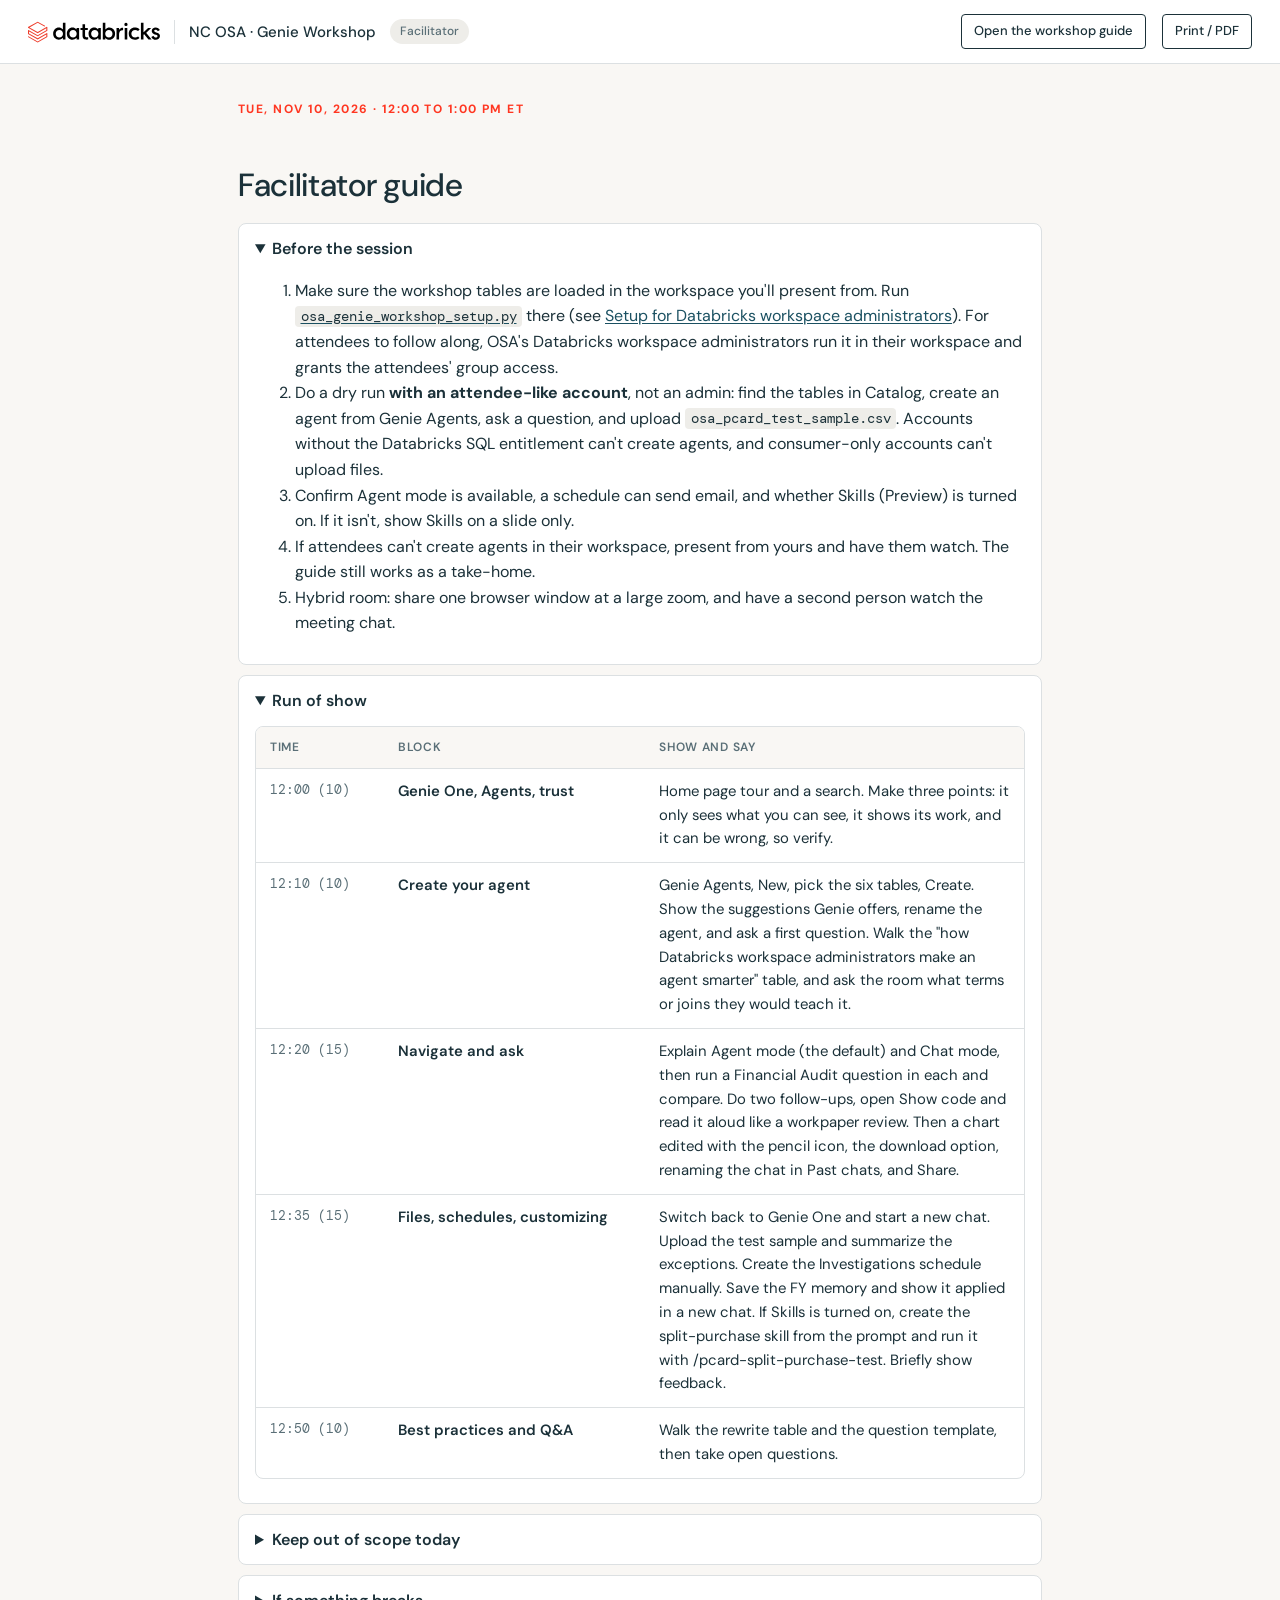
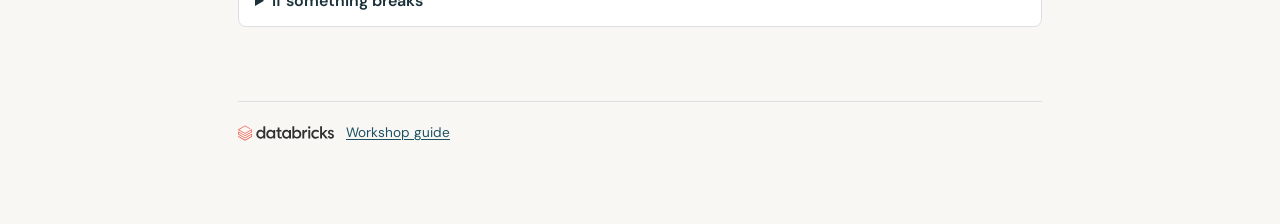
<file: facilitator.html>
<!doctype html>
<html lang="en">
<head>
<meta charset="utf-8">
<meta name="viewport" content="width=device-width, initial-scale=1">
<title>Facilitator guide · NC OSA Genie Workshop</title>
<link rel="icon" href="databricks-logo.svg">
<link rel="preconnect" href="https://fonts.googleapis.com">
<link rel="preconnect" href="https://fonts.gstatic.com" crossorigin>
<link href="https://fonts.googleapis.com/css2?family=DM+Mono:wght@400;500&family=DM+Sans:opsz,wght@9..40,400;9..40,500;9..40,600;9..40,700&display=swap" rel="stylesheet">
<link rel="stylesheet" href="styles.css?v=3">
</head>
<body class="subpage">
<header class="topbar">
  <a class="brand" href="./" style="text-decoration:none"><img src="databricks-logo.svg" alt="Databricks"><span class="divider"></span><span class="title">NC OSA · Genie Workshop</span><span class="pill">Facilitator</span></a>
  <div class="top-actions"><a class="btn ghost sm" href="./">Open the workshop guide</a><button class="btn ghost sm" type="button" onclick="window.print()">Print / PDF</button></div>
</header>
<main class="single">
<p class="eyebrow">Tue, Nov 10, 2026 · 12:00 to 1:00 PM ET</p>
<section id="facilitator">
  <h2>Facilitator guide</h2>
  <details class="faq" open><summary>Before the session</summary>
  <ol>
    <li>Make sure the workshop tables are loaded in the workspace you'll present from. Run <a href="osa_genie_workshop_setup.py" download><code>osa_genie_workshop_setup.py</code></a> there (see <a href="setup.html">Setup for Databricks workspace administrators</a>). For attendees to follow along, OSA's Databricks workspace administrators run it in their workspace and grants the attendees' group access.</li>
    <li>Do a dry run <strong>with an attendee-like account</strong>, not an admin: find the tables in Catalog, create an agent from Genie Agents, ask a question, and upload <code>osa_pcard_test_sample.csv</code>. Accounts without the Databricks SQL entitlement can't create agents, and consumer-only accounts can't upload files.</li>
    <li>Confirm Agent mode is available, a schedule can send email, and whether Skills (Preview) is turned on. If it isn't, show Skills on a slide only.</li>
    <li>If attendees can't create agents in their workspace, present from yours and have them watch. The guide still works as a take-home.</li>
    <li>Hybrid room: share one browser window at a large zoom, and have a second person watch the meeting chat.</li>
  </ol></details>
  <details class="faq" open><summary>Run of show</summary>
  <table class="agenda">
    <thead><tr><th>Time</th><th>Block</th><th>Show and say</th></tr></thead>
    <tbody>
      <tr><td class="slot">12:00 (10)</td><td>Genie One, Agents, trust</td><td>Home page tour and a search. Make three points: it only sees what you can see, it shows its work, and it can be wrong, so verify.</td></tr>
      <tr><td class="slot">12:10 (10)</td><td>Create your agent</td><td>Genie Agents, New, pick the six tables, Create. Show the suggestions Genie offers, rename the agent, and ask a first question. Walk the "how Databricks workspace administrators make an agent smarter" table, and ask the room what terms or joins they would teach it.</td></tr>
      <tr><td class="slot">12:20 (15)</td><td>Navigate and ask</td><td>Explain Agent mode (the default) and Chat mode, then run a Financial Audit question in each and compare. Do two follow-ups, open Show code and read it aloud like a workpaper review. Then a chart edited with the pencil icon, the download option, renaming the chat in Past chats, and Share.</td></tr>
      <tr><td class="slot">12:35 (15)</td><td>Files, schedules, customizing</td><td>Switch back to Genie One and start a new chat. Upload the test sample and summarize the exceptions. Create the Investigations schedule manually. Save the FY memory and show it applied in a new chat. If Skills is turned on, create the split-purchase skill from the prompt and run it with /pcard-split-purchase-test. Briefly show feedback.</td></tr>
      <tr><td class="slot">12:50 (10)</td><td>Best practices and Q&amp;A</td><td>Walk the rewrite table and the question template, then take open questions.</td></tr>
    </tbody>
  </table></details>
  <details class="faq"><summary>Keep out of scope today</summary><p>Hands-on tuning (writing instructions, example SQL, trusted assets, benchmarks) and Genie Workbench. Explain what each lever does and what business users can contribute, but leave the how-to for the session with OSA's Databricks workspace administrators.
  If someone asks how to fix a wrong answer, the business-user answer is to define the term in the question or save it as a memory.</p></details>
  <details class="faq"><summary>If something breaks</summary><p>If an answer is slow, move to the next block and come back to it. If creating, uploading or scheduling is blocked by an account setting, switch to your own screen and say so plainly.
  If the agent gives a wrong answer live, use it: open Show code, find the issue, and rephrase with a clearer definition. That's the lesson.</p></details>
</section>

<footer><img src="databricks-logo.svg" alt="Databricks"><span><a href="./">Workshop guide</a></span></footer>
</main>
</body>
</html>
</file>
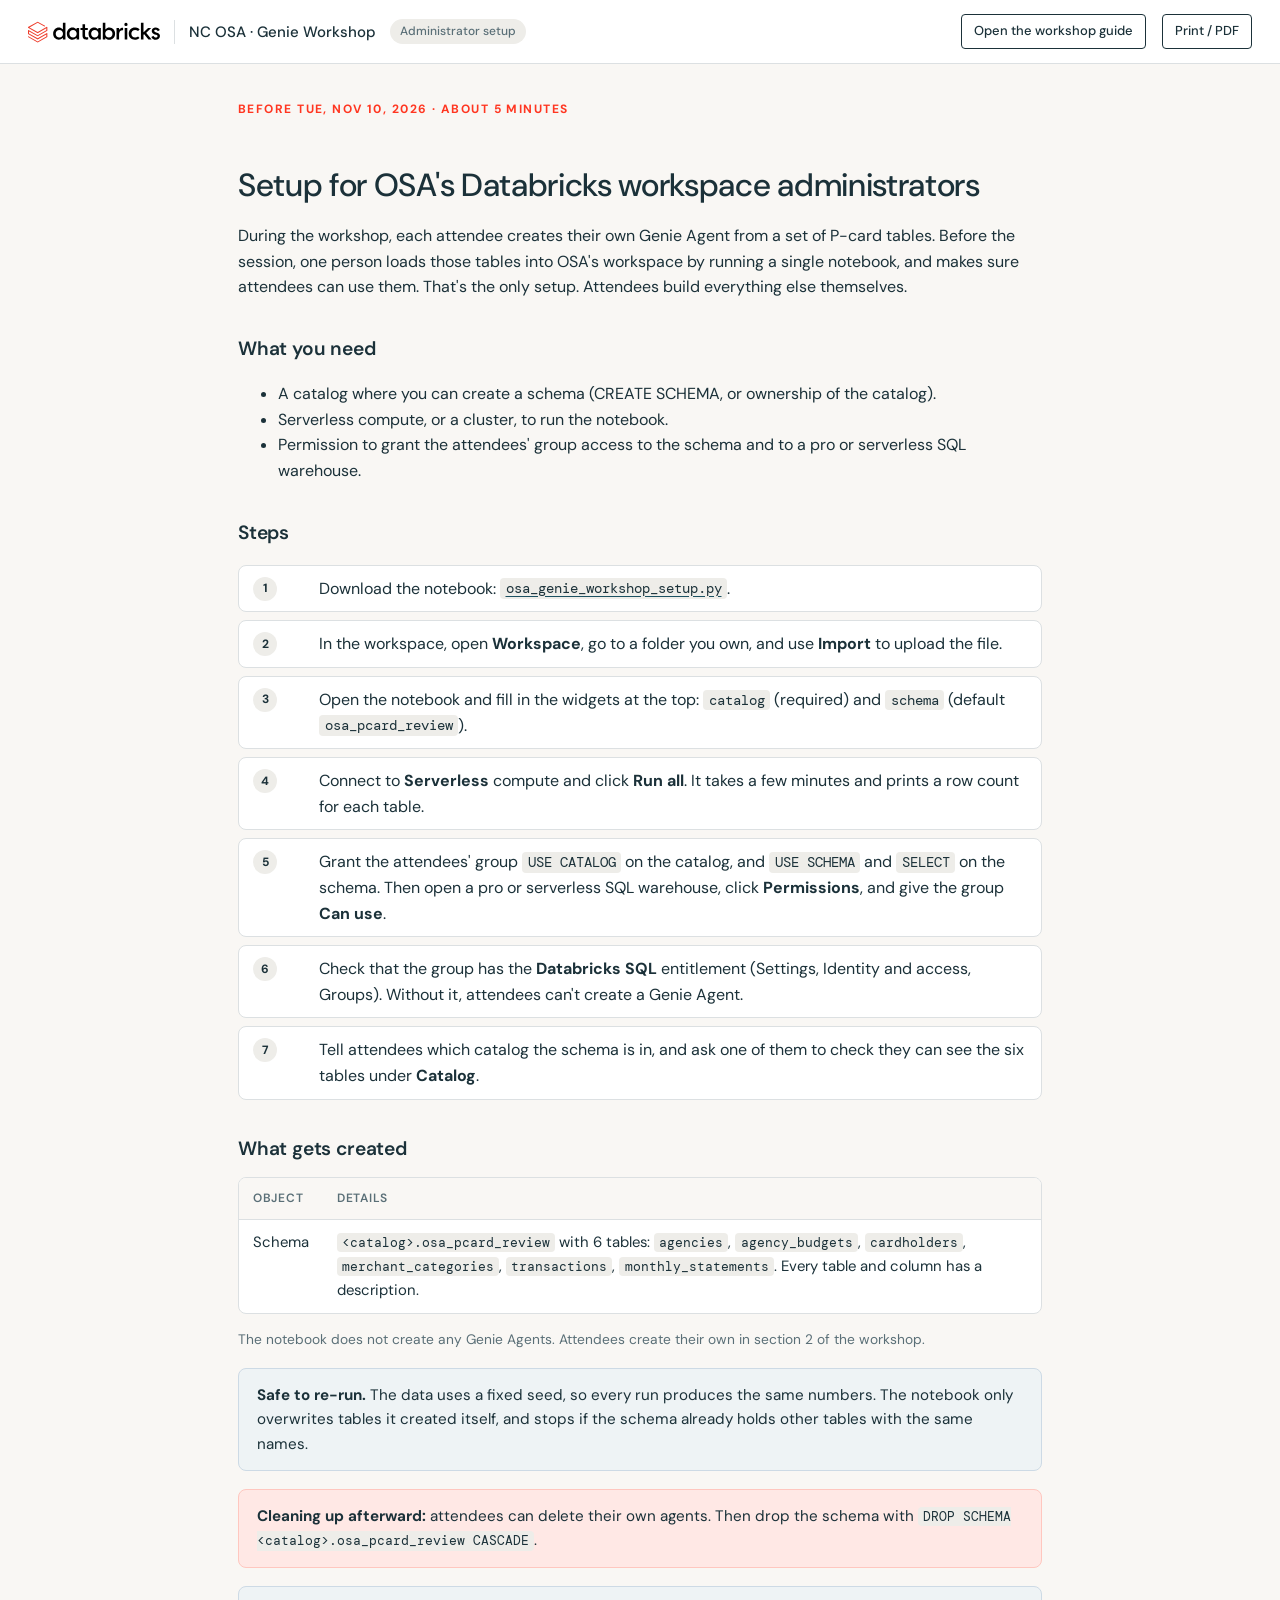
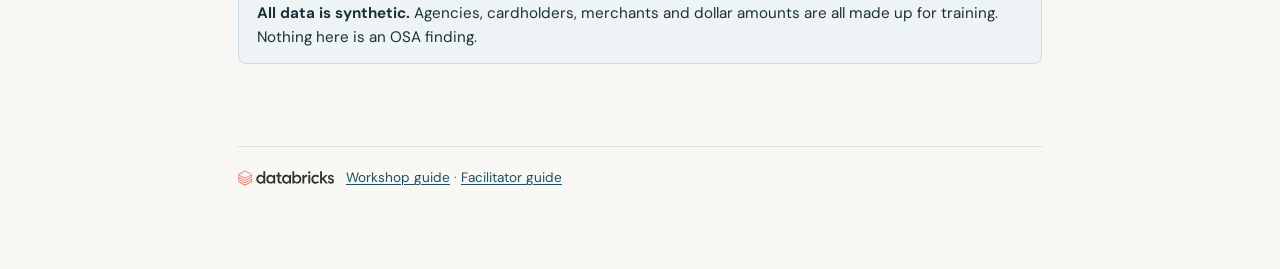
<file: setup.html>
<!doctype html>
<html lang="en">
<head>
<meta charset="utf-8">
<meta name="viewport" content="width=device-width, initial-scale=1">
<title>Setup for Databricks workspace administrators · NC OSA Genie Workshop</title>
<link rel="icon" href="databricks-logo.svg">
<link rel="preconnect" href="https://fonts.googleapis.com">
<link rel="preconnect" href="https://fonts.gstatic.com" crossorigin>
<link href="https://fonts.googleapis.com/css2?family=DM+Mono:wght@400;500&family=DM+Sans:opsz,wght@9..40,400;9..40,500;9..40,600;9..40,700&display=swap" rel="stylesheet">
<link rel="stylesheet" href="styles.css?v=3">
</head>
<body class="subpage">
<header class="topbar">
  <a class="brand" href="./" style="text-decoration:none"><img src="databricks-logo.svg" alt="Databricks"><span class="divider"></span><span class="title">NC OSA · Genie Workshop</span><span class="pill">Administrator setup</span></a>
  <div class="top-actions"><a class="btn ghost sm" href="./">Open the workshop guide</a><button class="btn ghost sm" type="button" onclick="window.print()">Print / PDF</button></div>
</header>
<main class="single">
<p class="eyebrow">Before Tue, Nov 10, 2026 · about 5 minutes</p>
<section id="setup">
  <h2>Setup for OSA's Databricks workspace administrators</h2>
  <p>During the workshop, each attendee creates their own Genie Agent from a set of P-card tables. Before the session, one person loads those tables
  into OSA's workspace by running a single notebook, and makes sure attendees can use them. That's the only setup. Attendees build everything else themselves.</p>

  <h3>What you need</h3>
  <ul>
    <li>A catalog where you can create a schema (CREATE SCHEMA, or ownership of the catalog).</li>
    <li>Serverless compute, or a cluster, to run the notebook.</li>
    <li>Permission to grant the attendees' group access to the schema and to a pro or serverless SQL warehouse.</li>
  </ul>

  <h3>Steps</h3>
  <ol class="steps" data-group="ds">
    <li><label>Download the notebook: <a href="osa_genie_workshop_setup.py" download><code>osa_genie_workshop_setup.py</code></a>.</label></li>
    <li><label>In the workspace, open <strong>Workspace</strong>, go to a folder you own, and use <strong>Import</strong> to upload the file.</label></li>
    <li><label>Open the notebook and fill in the widgets at the top: <code>catalog</code> (required) and <code>schema</code> (default <code>osa_pcard_review</code>).</label></li>
    <li><label>Connect to <strong>Serverless</strong> compute and click <strong>Run all</strong>. It takes a few minutes and prints a row count for each table.</label></li>
    <li><label>Grant the attendees' group <code>USE CATALOG</code> on the catalog, and <code>USE SCHEMA</code> and <code>SELECT</code> on the schema. Then open a pro or serverless SQL warehouse, click <strong>Permissions</strong>, and give the group <strong>Can use</strong>.</label></li>
    <li><label>Check that the group has the <strong>Databricks SQL</strong> entitlement (Settings, Identity and access, Groups). Without it, attendees can't create a Genie Agent.</label></li>
    <li><label>Tell attendees which catalog the schema is in, and ask one of them to check they can see the six tables under <strong>Catalog</strong>.</label></li>
  </ol>

  <h3>What gets created</h3>
  <table class="tables">
    <thead><tr><th>Object</th><th>Details</th></tr></thead>
    <tbody>
      <tr><td>Schema</td><td><code>&lt;catalog&gt;.osa_pcard_review</code> with 6 tables: <code>agencies</code>, <code>agency_budgets</code>, <code>cardholders</code>, <code>merchant_categories</code>, <code>transactions</code>, <code>monthly_statements</code>. Every table and column has a description.</td></tr>
    </tbody>
  </table>
  <p class="muted small">The notebook does not create any Genie Agents. Attendees create their own in section 2 of the workshop.</p>

  <div class="callout info"><strong>Safe to re-run.</strong> The data uses a fixed seed, so every run produces the same numbers. The notebook only overwrites tables it created itself, and stops if the schema already holds other tables with the same names.</div>
  <div class="callout tip"><strong>Cleaning up afterward:</strong> attendees can delete their own agents. Then drop the schema with <code>DROP SCHEMA &lt;catalog&gt;.osa_pcard_review CASCADE</code>.</div>
  <div class="callout info"><strong>All data is synthetic.</strong> Agencies, cardholders, merchants and dollar amounts are all made up for training. Nothing here is an OSA finding.</div>
</section>

<footer><img src="databricks-logo.svg" alt="Databricks"><span><a href="./">Workshop guide</a> · <a href="facilitator.html">Facilitator guide</a></span></footer>
</main>
</body>
</html>
</file>
<file: styles.css>
/* Databricks brand tokens (from databricks.com): DM Sans / DM Mono, Lava, Navy, Oat. */
:root {
  --lava: #FF3621; --lava-500: #FF5F46; --lava-700: #BD2B26; --lava-100: #FFE8E5;
  --navy: #1B3139; --navy-900: #0B2026; --navy-700: #143D4A; --teal: #1B5162; --teal-300: #618794;
  --slate: #5A6F77; --slate-300: #90A5B1; --line: #DCE0E2; --line-2: #EEEDE9;
  --oat: #F9F7F4; --oat-2: #EEEDE9; --white: #fff; --green: #00A972;
  --aging: #00A972; --transit: #FF5F46; --water: #1B5162; --health: #FFAB00;
  --radius: 8px; --sidebar: 256px; --header: 64px;
  font-family: "DM Sans", system-ui, -apple-system, "Segoe UI", sans-serif;
}
* { box-sizing: border-box; }
html { scroll-behavior: smooth; scroll-padding-top: calc(var(--header) + 16px); }
body { margin: 0; color: var(--navy); background: var(--oat); line-height: 1.6; font-size: 16px; -webkit-font-smoothing: antialiased; }
a { color: var(--teal); text-underline-offset: 2px; }
a:hover { color: var(--lava); }
code, pre, .mono { font-family: "DM Mono", ui-monospace, Menlo, monospace; }
code { font-size: .86em; background: var(--oat-2); color: var(--navy); padding: .1em .4em; border-radius: 4px; }
.muted { color: var(--slate); } .small { font-size: .86em; }
strong { font-weight: 700; }

/* ---------- header ---------- */
.topbar { position: sticky; top: 0; z-index: 20; height: var(--header); display: flex; align-items: center; justify-content: space-between;
  padding: 0 28px; background: var(--white); border-bottom: 1px solid var(--line); }
.brand { display: flex; align-items: center; gap: 14px; font-weight: 500; color: var(--navy); }
.brand img { height: 22px; display: block; }
.brand .divider { width: 1px; height: 24px; background: var(--line); }
.brand .title { font-size: 15px; }
.brand .pill { font-size: 12px; font-weight: 500; color: var(--slate); background: var(--oat-2); border-radius: 999px; padding: 3px 10px; }
.progress-wrap { display: flex; align-items: center; gap: 10px; font-size: 13px; color: var(--slate); }
.progress { width: 160px; height: 6px; background: var(--oat-2); border-radius: 3px; overflow: hidden; }
#progress-bar { height: 100%; width: 0; background: var(--lava); transition: width .3s; }

/* ---------- hero band ---------- */
.hero { background: var(--navy); color: var(--white); padding: 64px 28px 56px; position: relative; overflow: hidden; }
.hero::after { content: ""; position: absolute; right: -120px; top: -120px; width: 420px; height: 420px; border-radius: 50%;
  background: radial-gradient(circle, rgba(255,54,33,.28), rgba(255,54,33,0) 70%); pointer-events: none; }
.hero-inner { max-width: 1180px; margin: 0 auto; position: relative; z-index: 1; }
.hero .eyebrow { color: var(--lava-500); }
.hero h1 { color: var(--white); font-size: 3rem; font-weight: 500; line-height: 1.1; letter-spacing: -.02em; margin: .25em 0 .4em; max-width: 820px; }
.hero .lead { color: #C9D3D7; font-size: 1.15rem; max-width: 760px; }
.hero .lead strong { color: var(--white); }
.hero .cards .card { background: var(--navy-700); border-color: #2A4B57; color: var(--white); }
.hero .cards .card h3 { color: var(--white); }
.hero .cards .card p { color: #B5C3C9; }
.hero .callout.info { background: rgba(255,255,255,.06); border-color: #2A4B57; color: #DCE4E7; }
.hero .callout.info strong { color: var(--white); }
.hero-ctas { display: flex; gap: 12px; margin: 26px 0 8px; flex-wrap: wrap; }

/* ---------- layout ---------- */
.layout { display: flex; max-width: 1240px; margin: 0 auto; }
.sidebar { position: sticky; top: var(--header); height: calc(100vh - var(--header)); width: var(--sidebar); flex: none; overflow-y: auto; padding: 28px 12px 28px 24px; }
.sidebar .nav-label { font-size: 11px; font-weight: 700; letter-spacing: .1em; text-transform: uppercase; color: var(--slate-300); margin: 0 0 10px 8px; }
.sidebar a { display: flex; align-items: center; gap: 10px; padding: 7px 10px; color: var(--slate); text-decoration: none; font-size: 14.5px;
  border-radius: 6px; border-left: 2px solid transparent; }
.sidebar a:hover { background: var(--oat-2); color: var(--navy); }
.sidebar a.active { color: var(--navy); font-weight: 600; background: var(--white); border-left-color: var(--lava); }
.sidebar .stop { width: 22px; display: inline-flex; justify-content: center; flex: none; }
.sidebar .stop::before { content: ""; width: 6px; height: 6px; border-radius: 50%; background: var(--slate-300); }
.sidebar a.active .stop::before { background: var(--lava); }
main { flex: 1; min-width: 0; max-width: 940px; padding: 12px 40px 96px; }
section { padding: 40px 0 16px; border-bottom: 1px solid var(--line); }
section:last-of-type { border-bottom: none; }
h1, h2, h3, h4 { color: var(--navy); font-weight: 500; letter-spacing: -.01em; }
h2 { font-size: 2rem; line-height: 1.2; display: flex; align-items: center; gap: 14px; margin: .2em 0 .6em; }
h3 { font-size: 1.2rem; margin: 1.8em 0 .5em; font-weight: 600; }
h4 { margin: 0 0 .5em; font-weight: 600; }
.eyebrow { text-transform: uppercase; letter-spacing: .12em; font-size: 12px; font-weight: 700; color: var(--lava); margin: 0; }
.lead { font-size: 1.1rem; color: var(--slate); }
.goal { background: var(--white); border: 1px solid var(--line); border-left: 4px solid var(--lava); padding: 12px 16px; border-radius: var(--radius); }
.time { float: right; color: var(--slate); font-size: 13px; font-weight: 500; background: var(--oat-2); padding: 1px 10px; border-radius: 999px; }

/* lab number badges (all labs share one on-brand style) */
.bullet { display: inline-flex; align-items: center; justify-content: center; width: 40px; height: 40px; border-radius: 8px;
  background: var(--navy); color: var(--white); font-weight: 600; font-size: 18px; flex: none; vertical-align: middle; }
.lab h2 .bullet { background: var(--lava); }
.bullet.sm { width: 22px; height: 22px; font-size: 12px; border-radius: 5px; }
.sidebar .bullet.sm { background: var(--oat-2); color: var(--navy); }
.sidebar a.active .bullet.sm { background: var(--lava); color: var(--white); }

/* ---------- buttons ---------- */
.btn { display: inline-flex; align-items: center; gap: 8px; font: inherit; font-weight: 500; font-size: 15px; padding: 10px 20px; border-radius: 4px;
  border: 1px solid var(--lava); background: var(--lava); color: var(--white); cursor: pointer; text-decoration: none; }
.btn:hover { background: var(--lava-700); border-color: var(--lava-700); color: var(--white); }
.btn.ghost { background: transparent; color: var(--navy); border-color: var(--navy); }
.btn.ghost:hover { background: var(--navy); color: var(--white); }
.hero .btn.ghost { color: var(--white); border-color: #8FA4AC; }
.hero .btn.ghost:hover { background: var(--white); color: var(--navy); }

/* ---------- cards ---------- */
.cards { display: grid; gap: 16px; margin: 20px 0; }
.cards.three { grid-template-columns: repeat(3, 1fr); } .cards.two { grid-template-columns: repeat(2, 1fr); }
.card { background: var(--white); border: 1px solid var(--line); border-radius: var(--radius); padding: 20px 22px; }
.card h3 { margin: 0 0 .4em; font-size: 1.08rem; font-weight: 600; }
.card p, .card ul { margin: 0; color: var(--slate); font-size: .95em; }
.card ul { padding-left: 1.1em; } .card li { margin: .3em 0; }
.card.domain { border-top: 4px solid; }
.card.aging { border-top-color: var(--aging); } .card.transit { border-top-color: var(--transit); } .card.water { border-top-color: var(--teal-300); }

/* ---------- callouts ---------- */
.callout { padding: 14px 18px; border-radius: var(--radius); margin: 18px 0; font-size: .95em; border: 1px solid; }
.callout.info { background: #EEF3F5; border-color: #CDDAE5; }
.callout.tip { background: var(--lava-100); border-color: #FFC7BF; }

/* ---------- tables ---------- */
table { width: 100%; border-collapse: separate; border-spacing: 0; background: var(--white); border: 1px solid var(--line); border-radius: var(--radius); overflow: hidden; font-size: .93em; margin: 12px 0; }
th, td { text-align: left; padding: 11px 14px; border-bottom: 1px solid var(--line); vertical-align: top; }
th { background: var(--oat); font-weight: 600; font-size: 12px; text-transform: uppercase; letter-spacing: .06em; color: var(--slate); }
tr:last-child td { border-bottom: none; }
table.agenda td:first-child { font-family: "DM Mono", monospace; color: var(--slate); width: 72px; font-size: .9em; }
table.agenda td:nth-child(2) { white-space: nowrap; font-weight: 600; }
table.agenda .bullet.sm { margin-right: 6px; }
.trap { display: inline-block; margin-top: 4px; background: var(--lava-100); color: var(--lava-700); border-radius: 4px; padding: 0 7px; font-size: .88em; font-weight: 500; }
.trap::before { content: "⚠ "; }
.schema { color: var(--slate); }

/* ---------- tabs ---------- */
.tabs { margin: 16px 0; }
.tab-buttons { display: flex; gap: 4px; border-bottom: 1px solid var(--line); }
.tab-buttons button { border: none; background: none; padding: 10px 16px; font: inherit; font-weight: 500; color: var(--slate); cursor: pointer;
  border-bottom: 2px solid transparent; margin-bottom: -1px; }
.tab-buttons button:hover { color: var(--navy); }
.tab-buttons button.active { color: var(--navy); border-bottom-color: var(--lava); }
.tab-panel { display: none; padding-top: 8px; } .tab-panel.active { display: block; }

/* ---------- steps + checklists ---------- */
.steps { padding-left: 0; list-style: none; counter-reset: step; }
.steps li { counter-increment: step; position: relative; padding: 10px 14px 10px 50px; margin: 8px 0; background: var(--white); border: 1px solid var(--line); border-radius: var(--radius); }
.steps li::before { content: counter(step); position: absolute; left: 14px; top: 11px; width: 24px; height: 24px; border-radius: 50%;
  background: var(--oat-2); color: var(--navy); font-size: 12px; font-weight: 700; display: flex; align-items: center; justify-content: center; }
.steps li:has(input:checked)::before { background: var(--green); color: var(--white); content: "✓"; }
.steps label, .checklist label { display: block; position: relative; padding-left: 26px; cursor: pointer; }
.steps input, .checklist input { position: absolute; left: 0; top: 5px; margin: 0; accent-color: var(--lava); width: 15px; height: 15px; }
.checklist label { padding: 10px 14px 10px 40px; background: var(--white); border: 1px solid var(--line); border-radius: var(--radius); margin: 8px 0; }
.checklist input { left: 14px; top: 14px; }
label:has(input:checked), label:has(input:checked) strong { color: var(--slate-300); }

/* ---------- questions ---------- */
.qgrid { display: grid; grid-template-columns: repeat(3, 1fr); gap: 16px; }
.qcol { background: var(--white); border: 1px solid var(--line); border-top: 4px solid; border-radius: var(--radius); padding: 16px; }
.qcol.aging { border-top-color: var(--aging); } .qcol.transit { border-top-color: var(--transit); } .qcol.water { border-top-color: var(--teal-300); }
.q { position: relative; margin: 8px 0; padding: 9px 60px 9px 12px; background: var(--oat); border: 1px solid var(--line-2); border-radius: 6px; font-size: .93em; }
.q .copy { position: absolute; right: 6px; top: 6px; }
.trapcard { background: var(--white); border: 1px solid var(--line); border-left: 4px solid; border-radius: var(--radius); padding: 8px 18px 12px; margin: 14px 0; }
.trapcard .q { font-weight: 600; background: var(--oat); }
.trapcard.mech { border-left-color: var(--teal); } .trapcard.def { border-left-color: var(--lava); }
.kind { display: inline-block; font-size: 11px; font-weight: 700; text-transform: uppercase; letter-spacing: .08em; padding: 2px 8px; border-radius: 4px; vertical-align: 1px; }
.kind.mech { background: #E3EDF0; color: var(--teal); } .kind.def { background: var(--lava-100); color: var(--lava-700); }
details summary { cursor: pointer; font-weight: 600; color: var(--teal); }
details summary:hover { color: var(--lava); }
details[open] summary { margin-bottom: 6px; }
[data-ans] { font-variant-numeric: tabular-nums; }

/* ---------- code ---------- */
.codeblock { position: relative; margin: 8px 0 14px; }
.codeblock pre { margin: 0; background: var(--navy-900); color: #E4ECEF; padding: 16px 18px; padding-right: 72px; border-radius: var(--radius); overflow-x: auto;
  line-height: 1.55; font-size: 13px; white-space: pre-wrap; word-break: break-word; }
.copy { font-family: "DM Sans", sans-serif; border: 1px solid var(--line); background: var(--white); color: var(--slate); font-size: 12px; font-weight: 500;
  border-radius: 4px; padding: 3px 10px; cursor: pointer; }
.copy:hover { border-color: var(--navy); color: var(--navy); }
.codeblock .copy { position: absolute; top: 10px; right: 10px; background: var(--navy-700); border-color: #2A4B57; color: #C9D3D7; }
.codeblock .copy:hover { background: var(--lava); border-color: var(--lava); color: var(--white); }
.copy.done, .codeblock .copy.done { background: var(--green); color: var(--white); border-color: var(--green); }
.curate-item { background: var(--white); border: 1px solid var(--line); border-radius: var(--radius); padding: 12px 16px; margin: 12px 0; }
.curate-item .label { font-size: 11px; text-transform: uppercase; letter-spacing: .1em; color: var(--slate); font-weight: 700; }
.curate-item .title { font-weight: 600; margin: 2px 0 6px; }
.kv { display: grid; grid-template-columns: 110px 1fr; gap: 4px 10px; font-size: .9em; margin-bottom: 6px; }
.kv div:nth-child(odd) { color: var(--slate); }

/* ---------- scorecard ---------- */
.worksheet h4 { margin-top: 1.6em; }
table.score td.cell { text-align: center; cursor: pointer; width: 150px; user-select: none; font-size: 1.1em; }
table.score td.cell:hover { background: var(--oat); }

/* ---------- byoq ---------- */
.byoq-card { background: var(--white); border: 1px solid var(--line); border-top: 4px solid var(--lava); border-radius: var(--radius); padding: 14px 18px; margin: 14px 0; }
.byoq-card .row { display: grid; grid-template-columns: 1fr 1fr; gap: 12px; }
.byoq-card label { display: block; font-size: 11px; font-weight: 700; color: var(--slate); text-transform: uppercase; letter-spacing: .08em; margin: 8px 0 4px; }
.byoq-card input, .byoq-card textarea, .byoq-card select { width: 100%; font: inherit; font-size: .93em; padding: 8px 10px; border: 1px solid var(--line); border-radius: 4px; background: var(--white); color: var(--navy); }
.byoq-card input:focus, .byoq-card textarea:focus, .byoq-card select:focus { outline: 2px solid var(--lava-100); border-color: var(--lava); }
.byoq-card textarea { min-height: 56px; resize: vertical; }
.byoq-card .head { display: flex; justify-content: space-between; align-items: center; }
.byoq-card .rm { border: none; background: none; color: var(--slate); cursor: pointer; font: inherit; font-size: .88em; }
.byoq-card .rm:hover { color: var(--lava); }
.btnrow { display: flex; gap: 10px; margin: 12px 0 22px; }

.faq { background: var(--white); border: 1px solid var(--line); border-radius: var(--radius); padding: 12px 16px; margin: 10px 0; }
.faq summary { color: var(--navy); }
.cfg-missing { color: var(--slate-300); font-style: italic; text-decoration: none; pointer-events: none; }
footer { margin-top: 48px; padding-top: 20px; border-top: 1px solid var(--line); color: var(--slate); font-size: .85em; display: flex; align-items: center; gap: 12px; }
footer img { height: 16px; opacity: .8; }

@media (max-width: 1000px) {
  .sidebar { display: none; } main { padding: 8px 20px 64px; }
  .hero { padding: 44px 20px 40px; } .hero h1 { font-size: 2.2rem; }
  .cards.three, .cards.two, .qgrid { grid-template-columns: 1fr; }
  .byoq-card .row { grid-template-columns: 1fr; }
  .brand .pill, .progress-wrap .progress { display: none; }
}
@media print {
  .topbar, .sidebar, .copy, .btnrow, .hero-ctas { display: none !important; }
  .hero { background: none; color: var(--navy); padding: 0; } .hero h1, .hero .lead, .hero .card h3, .hero .card p { color: var(--navy) !important; }
  .hero .cards .card { background: #fff; }
  .tab-panel { display: block !important; } .tab-buttons { display: none; }
  main { max-width: none; padding: 0; } section { break-inside: avoid-page; }
}
.hero .cards .card.aging { border-top-color: var(--aging); } .hero .cards .card.transit { border-top-color: var(--transit); }
.hero .cards .card.water { border-top-color: var(--teal-300); }

/* setup + build helpers */
.catalog-box { background: var(--white); border: 1px solid var(--line); border-left: 4px solid var(--lava); border-radius: var(--radius); padding: 14px 18px; margin: 16px 0; }
.catalog-box label { display: block; font-size: 11px; font-weight: 700; color: var(--slate); text-transform: uppercase; letter-spacing: .08em; margin-bottom: 6px; }
.catalog-row { display: flex; gap: 10px; }
.catalog-row input { flex: 1; max-width: 320px; font-family: "DM Mono", monospace; font-size: 15px; padding: 8px 10px; border: 1px solid var(--line); border-radius: 4px; color: var(--navy); }
.catalog-row input:focus { outline: 2px solid var(--lava-100); border-color: var(--lava); }
.catalog-row .btn { padding: 7px 16px; }
.chips code { display: inline-block; margin: 0 4px 6px 0; background: var(--white); border: 1px solid var(--line); padding: 3px 9px; }
#nb-url { word-break: break-all; }

.phase { margin: 28px 0 0; padding: 8px 12px; background: var(--navy); color: #C9D3D7; border-radius: 6px; font-size: 13px; }
.phase span { color: var(--white); font-weight: 700; text-transform: uppercase; letter-spacing: .08em; font-size: 11px; margin-right: 6px; }
.agenda tr.lab-row td { background: #FFF6F4; }
.agenda .slot { font-family: "DM Mono", monospace; color: var(--slate); white-space: nowrap; }
.when { display: inline-block; font-size: 12px; font-weight: 600; color: var(--lava-700); background: var(--lava-100); border-radius: 999px; padding: 1px 10px; margin-left: 6px; vertical-align: middle; }
table.agenda td.slot { width: 128px; font-size: .88em; }
table.agenda td:nth-child(2) { white-space: normal; width: 34%; }

/* BYOQ export */
.byoq-meta { display: grid; grid-template-columns: repeat(3, 1fr); gap: 12px; background: var(--white); border: 1px solid var(--line); border-radius: var(--radius); padding: 12px 18px 16px; margin: 14px 0; }
.byoq-meta label { display: block; font-size: 11px; font-weight: 700; color: var(--slate); text-transform: uppercase; letter-spacing: .08em; margin: 4px 0 4px; }
.byoq-meta input { width: 100%; font: inherit; font-size: .93em; padding: 8px 10px; border: 1px solid var(--line); border-radius: 4px; color: var(--navy); }
.byoq-meta input:focus { outline: 2px solid var(--lava-100); border-color: var(--lava); }
.export-box { display: flex; justify-content: space-between; align-items: center; gap: 16px; flex-wrap: wrap; background: var(--navy); color: var(--white);
  border-radius: var(--radius); padding: 16px 20px; margin: 8px 0 10px; }
.export-box p { margin: 2px 0 0; color: #B5C3C9; }
.export-btns { display: flex; gap: 10px; flex-wrap: wrap; }
.export-box .btn.ghost { color: var(--white); border-color: #8FA4AC; }
.export-box .btn.ghost:hover { background: var(--white); color: var(--navy); }
@media (max-width: 1000px) { .byoq-meta { grid-template-columns: 1fr; } }

/* 4th domain (DOHMH) */
.cards.four { grid-template-columns: repeat(4, 1fr); }
.card.health, .hero .cards .card.health { border-top-color: var(--health); }
.qcol.health { border-top-color: var(--health); }
.qgrid { grid-template-columns: repeat(2, 1fr); }
@media (max-width: 1000px) { .cards.four { grid-template-columns: 1fr; } .qgrid { grid-template-columns: 1fr; } }

/* top actions, dataset picker, feedback */
.top-actions { display: flex; align-items: center; gap: 16px; }
.btn.sm { padding: 6px 12px; font-size: 13px; }
.domain-picker { display: grid; grid-template-columns: repeat(4, 1fr); gap: 10px; margin: 12px 0 8px; }
.domain-picker button { text-align: left; font: inherit; background: var(--white); border: 1px solid var(--line); border-radius: var(--radius);
  padding: 10px 12px; cursor: pointer; color: var(--navy); }
.domain-picker button strong { display: block; font-size: 14px; }
.domain-picker button span { display: block; font-size: 12px; color: var(--slate); margin-top: 2px; }
.domain-picker button:hover { border-color: var(--navy); }
.domain-picker button.active { border: 2px solid var(--lava); background: var(--lava-100); padding: 9px 11px; }
.nb-download { margin: 6px 0; } .nb-download .btn { padding: 8px 16px; }
.feedback-box { display: flex; gap: 28px; align-items: center; background: var(--white); border: 1px solid var(--line); border-top: 4px solid var(--lava);
  border-radius: var(--radius); padding: 20px 24px; }
.feedback-box .lead { margin-top: 0; }
.qr { margin: 0; text-align: center; flex: none; }
.qr img { display: block; width: 200px; height: 200px; }
.qr figcaption { font-size: 12px; color: var(--slate); margin-top: 4px; }
@media (max-width: 1000px) { .domain-picker { grid-template-columns: 1fr 1fr; } .feedback-box { flex-direction: column; } }
@media print {
  .top-actions, .domain-picker, .nb-download, .byoq-card .rm, #byoq-add, .export-box .export-btns { display: none !important; }
  .feedback-box { break-inside: avoid; }
  a[href^="http"]:not(.btn)::after { content: " (" attr(href) ")"; font-size: .8em; color: var(--slate); }
}

/* Round 1 tags */
.q[data-qid]::before { content: attr(data-qid); display: inline-block; min-width: 28px; margin-right: 8px; padding: 0 6px; border-radius: 4px;
  background: var(--navy); color: var(--white); font-size: 11px; font-weight: 700; text-align: center; letter-spacing: .04em; vertical-align: 1px; }
.qid-chip { display: inline-block; min-width: 28px; padding: 0 6px; border-radius: 4px; background: var(--navy); color: var(--white); font-size: 11px; font-weight: 700; text-align: center; }
.raw { margin: 6px 0 8px; font-size: .92em; }
.raw span, .raw-chip { display: inline-block; font-size: 11px; font-weight: 700; text-transform: uppercase; letter-spacing: .06em; padding: 2px 8px; border-radius: 4px; margin-right: 6px; }
.raw.ok span, .raw-chip.ok { background: #E1F5EC; color: #007A52; }
.raw.bad span, .raw-chip.bad { background: var(--lava-100); color: var(--lava-700); }
.legend { display: flex; flex-wrap: wrap; gap: 8px 22px; background: var(--white); border: 1px solid var(--line); border-radius: var(--radius); padding: 10px 14px; font-size: .9em; color: var(--slate); }

/* sub-pages (setup, facilitator) */
.subpage main.single { max-width: 860px; margin: 0 auto; padding: 36px 28px 80px; }
.subpage .steps li { padding-left: 54px; }
.big-steps { list-style: none; padding: 0; counter-reset: bs; }
.big-steps li { counter-increment: bs; position: relative; background: var(--white); border: 1px solid var(--line); border-radius: var(--radius); padding: 14px 18px 14px 64px; margin: 10px 0; }
.big-steps li::before { content: counter(bs, decimal-leading-zero); position: absolute; left: 18px; top: 14px; font-family: "DM Mono", monospace; font-weight: 500; color: var(--lava); font-size: 18px; }
.big-steps li > strong:first-child { display: block; margin-bottom: 2px; }

/* BYOQ threads */
.qid-chip.own { background: var(--lava); }
.your-turn { background: var(--white); border: 1px solid var(--line); border-left: 4px solid var(--lava); border-radius: var(--radius); padding: 4px 18px 8px; margin: 22px 0; }
.your-turn h3 { margin-top: 14px; }

/* today's questions */
.tab-panel[data-qlist].active { display: grid; grid-template-columns: 1fr 1.6fr; gap: 16px; }
.qlist { background: var(--white); border: 1px solid var(--line); border-radius: var(--radius); padding: 14px 18px; }
.qlist h4 { font-size: 12px; text-transform: uppercase; letter-spacing: .08em; color: var(--slate); margin-bottom: 8px; }
.qlist ol { margin: 0; padding-left: 1.2em; } .qlist ol.ids { list-style: none; padding-left: 0; }
.qlist li { margin: 6px 0; font-size: .95em; }
@media (max-width: 1000px) { .tab-panel[data-qlist].active { grid-template-columns: 1fr; } }

/* make dataset tabs obvious */
.tab-buttons { align-items: center; }
.tab-label { font-size: 12px; font-weight: 700; text-transform: uppercase; letter-spacing: .08em; color: var(--slate); margin-right: 6px; }
.panel-banner { margin: 14px 0 0; padding: 8px 12px; background: var(--oat-2); border-radius: 6px; font-size: .9em; color: var(--slate); }
.panel-banner strong { color: var(--navy); }

/* ---------- NC OSA team colors ---------- */
:root { --fin: #00A972; --perf: #618794; --rr: #FF5F46; }
.card.fin, .hero .cards .card.fin, .qcol.fin { border-top-color: var(--fin); }
.card.perf, .hero .cards .card.perf, .qcol.perf { border-top-color: var(--perf); }
.card.rr, .hero .cards .card.rr, .qcol.rr { border-top-color: var(--rr); }
.pair td:first-child { color: var(--slate); }
.pair td:last-child { font-weight: 500; }
.card .pill { font-size: 11px; font-weight: 600; color: var(--slate); background: var(--oat-2); border-radius: 999px; padding: 2px 8px; vertical-align: middle; }
@media print { .tab-panel.print-show { display: block !important; } }

/* ---------- layers of business logic ---------- */
.layers { margin: 20px 0 24px; }
.layers .headline { color: var(--lava); font-weight: 600; margin: 0 0 14px; }
.layers .grid { display: grid; grid-template-columns: minmax(0, 1fr) minmax(0, 1fr); gap: 12px 28px; align-items: stretch; }
.layers .end { grid-column: 1; text-align: center; font-size: .86em; font-weight: 600; color: var(--slate); margin: 0; }
.layers .tier { display: flex; justify-content: center; align-items: center; }
.layers .bar { color: #fff; border-radius: 10px; padding: 10px 14px; text-align: center; line-height: 1.35; font-size: .9em; }
.layers .bar strong { display: block; font-size: 1.02em; }
.layers .bar.l1 { width: 58%; background: #F25C4A; }
.layers .bar.l2 { width: 72%; background: #F2A43A; color: var(--navy); }
.layers .bar.l3 { width: 86%; background: #2F6DAE; }
.layers .bar.l4 { width: 100%; background: #3BA776; }
.layers .note { background: var(--white); border: 1px solid var(--line); border-left: 4px solid; border-radius: 6px; padding: 10px 14px; font-size: .9em; line-height: 1.45; display: flex; align-items: center; }
.layers .note.l1 { border-left-color: #F25C4A; } .layers .note.l2 { border-left-color: #F2A43A; }
.layers .note.l3 { border-left-color: #2F6DAE; } .layers .note.l4 { border-left-color: #3BA776; }
@media (max-width: 760px) { .layers .grid { grid-template-columns: 1fr; } .layers .bar { width: 100% !important; } }
@media print { .layers .bar, .layers .note { -webkit-print-color-adjust: exact; print-color-adjust: exact; } }
.layers .note p { margin: 0; }
h3 .pill { font-size: 11px; font-weight: 600; color: var(--slate); background: var(--oat-2); border-radius: 999px; padding: 2px 8px; vertical-align: middle; letter-spacing: 0; }
</file>
